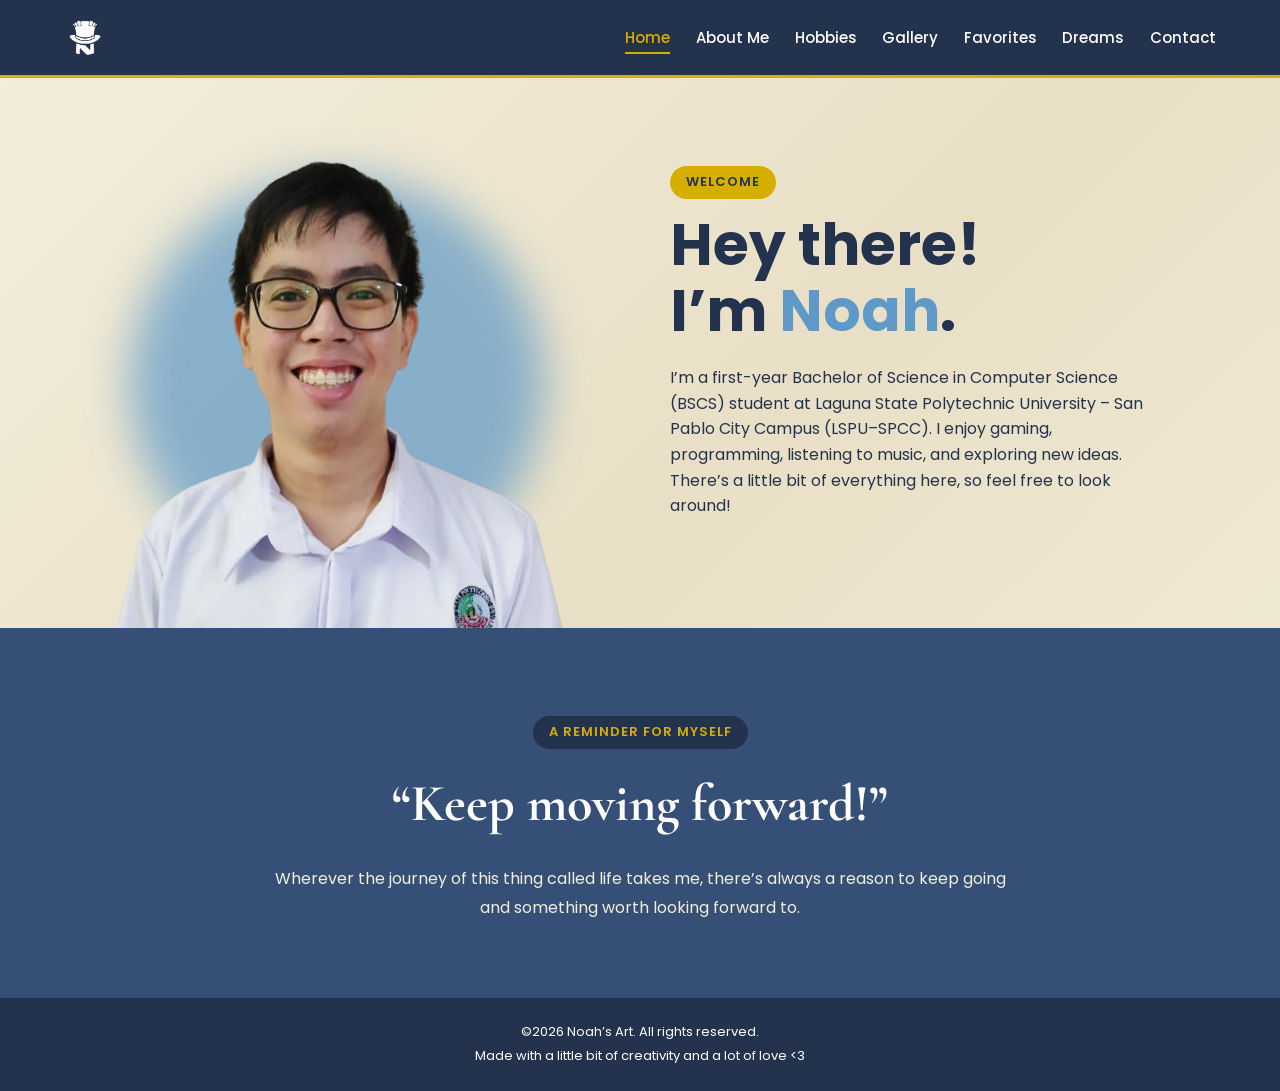
<file: index.html>
<!doctype html>
<html lang="en">
  <head>
    <meta charset="UTF-8" />
    <meta name="viewport" content="width=device-width, initial-scale=1.0" />

    <title>Home | Noah’s Art</title>

    <link rel="preconnect" href="https://fonts.googleapis.com" />
    <link rel="preconnect" href="https://fonts.gstatic.com" crossorigin />
    <link
      href="https://fonts.googleapis.com/css2?family=Poppins:wght@400;700&display=swap"
      rel="stylesheet"
    />
    <link
      href="https://fonts.googleapis.com/css2?family=Cormorant+Garamond:ital@1&display=swap"
      rel="stylesheet"
    />
    <link rel="stylesheet" href="css/style.css" />
  </head>

  <body>
    <header class="site-header">
      <nav class="navbar">
        <a href="index.html" class="logo">
          <img src="images/logo.png" />
        </a>

        <ul class="nav-links">
          <li><a href="index.html" class="active">Home</a></li>
          <li><a href="about.html">About Me</a></li>
          <li><a href="hobbies.html">Hobbies</a></li>
          <li><a href="gallery.html">Gallery</a></li>
          <li><a href="favorites.html">Favorites</a></li>
          <li><a href="dreams.html">Dreams</a></li>
          <li><a href="contact.html">Contact</a></li>
        </ul>
      </nav>
    </header>

    <main>
      <section class="hero">
        <div class="hero-content">
          <p class="section-label hero-label">WELCOME</p>

          <h1>
            Hey there!<br />
            I’m <span class="highlight">Noah</span>.
          </h1>

          <p class="hero-description">
            I’m a first-year Bachelor of Science in Computer Science (BSCS)
            student at Laguna State Polytechnic University – San Pablo City
            Campus (LSPU–SPCC). I enjoy gaming, programming, listening to music,
            and exploring new ideas. There’s a little bit of everything here, so
            feel free to look around!
          </p>
        </div>

        <div class="hero-portrait">
          <div class="portrait-frame">
            <a href="about.html" class="portrait-link">
              <img src="images/profile.png" />
            </a>
          </div>
        </div>
      </section>

      <section class="motto">
        <div class="motto-content">
          <p class="section-label content-label">A REMINDER FOR MYSELF</p>

          <h2>“Keep moving forward!”</h2>

          <p>
            Wherever the journey of this thing called life takes me, there’s
            always a reason to keep going and something worth looking forward
            to.
          </p>
        </div>
      </section>
    </main>

    <footer class="site-footer">
      <p>&copy;2026 Noah’s Art. All rights reserved.</p>

      <p>Made with a little bit of creativity and a lot of love &lt;3</p>
    </footer>
  </body>
</html>
</file>
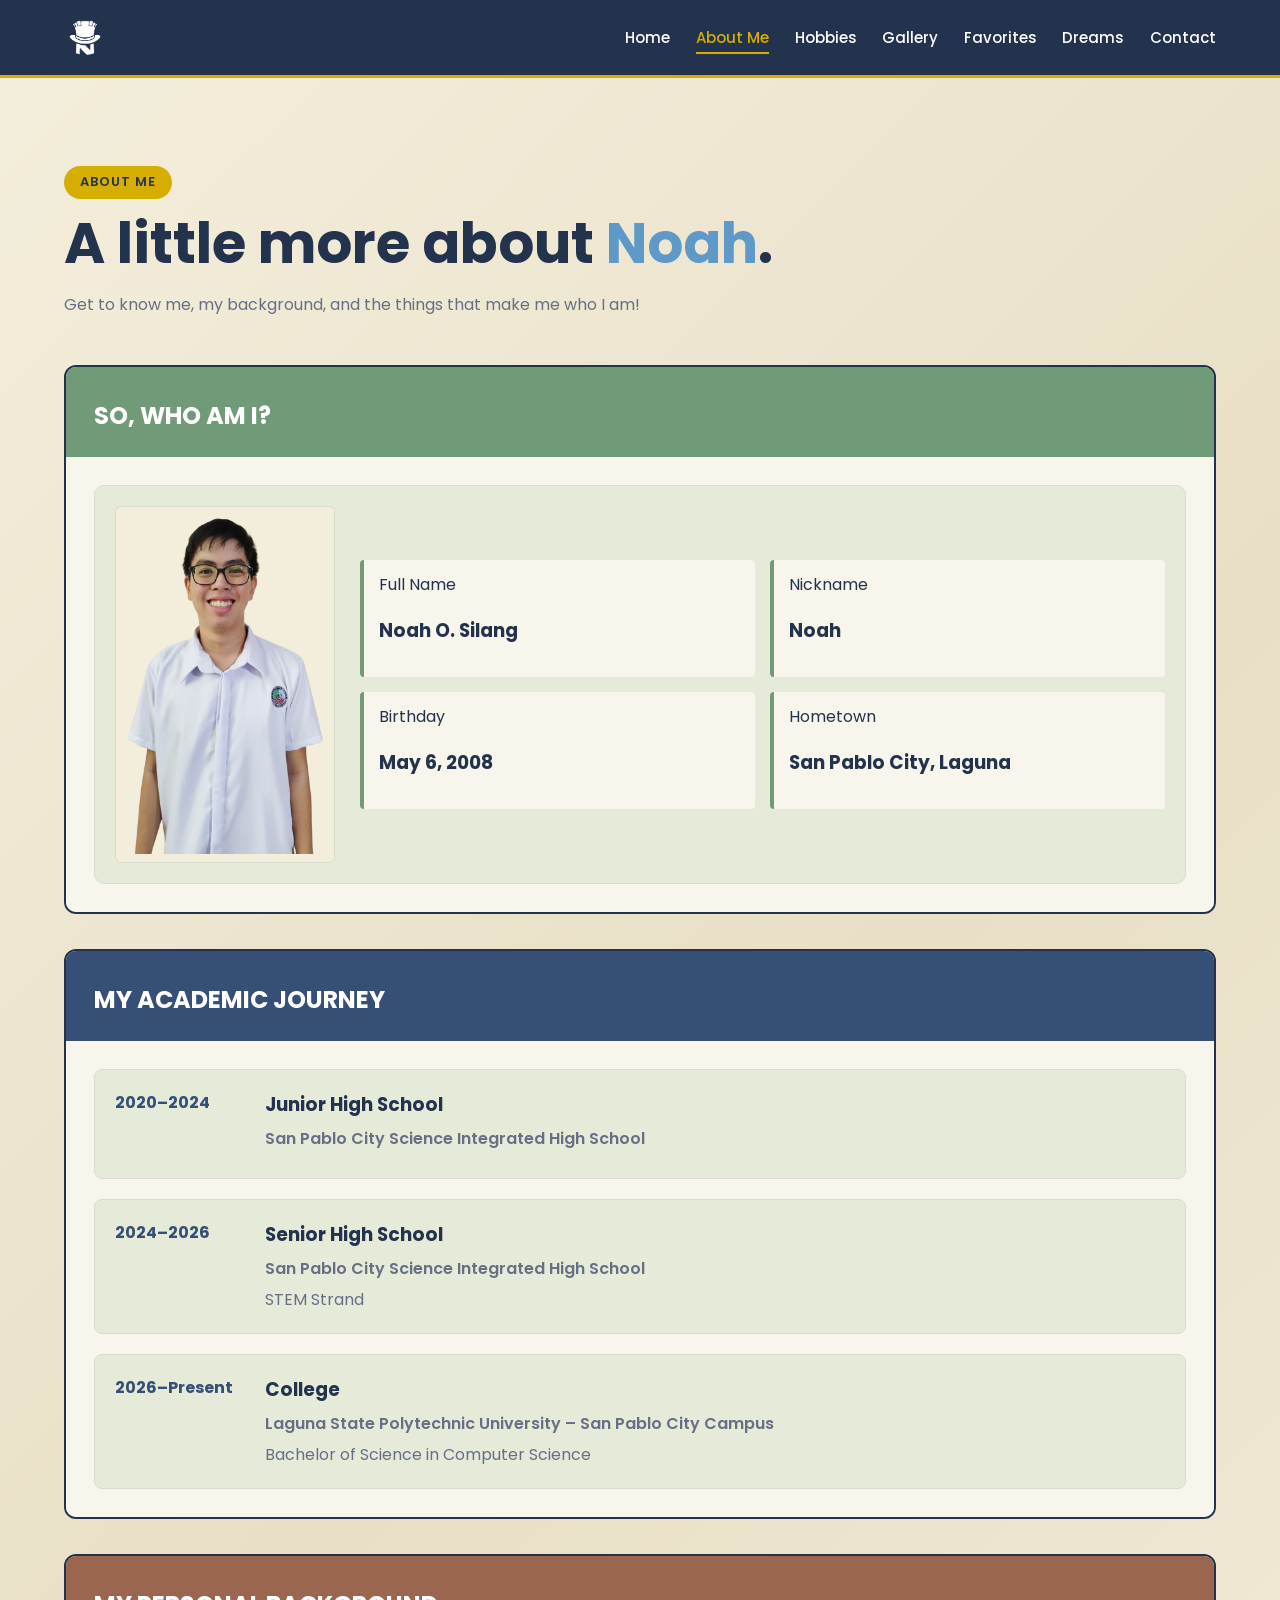
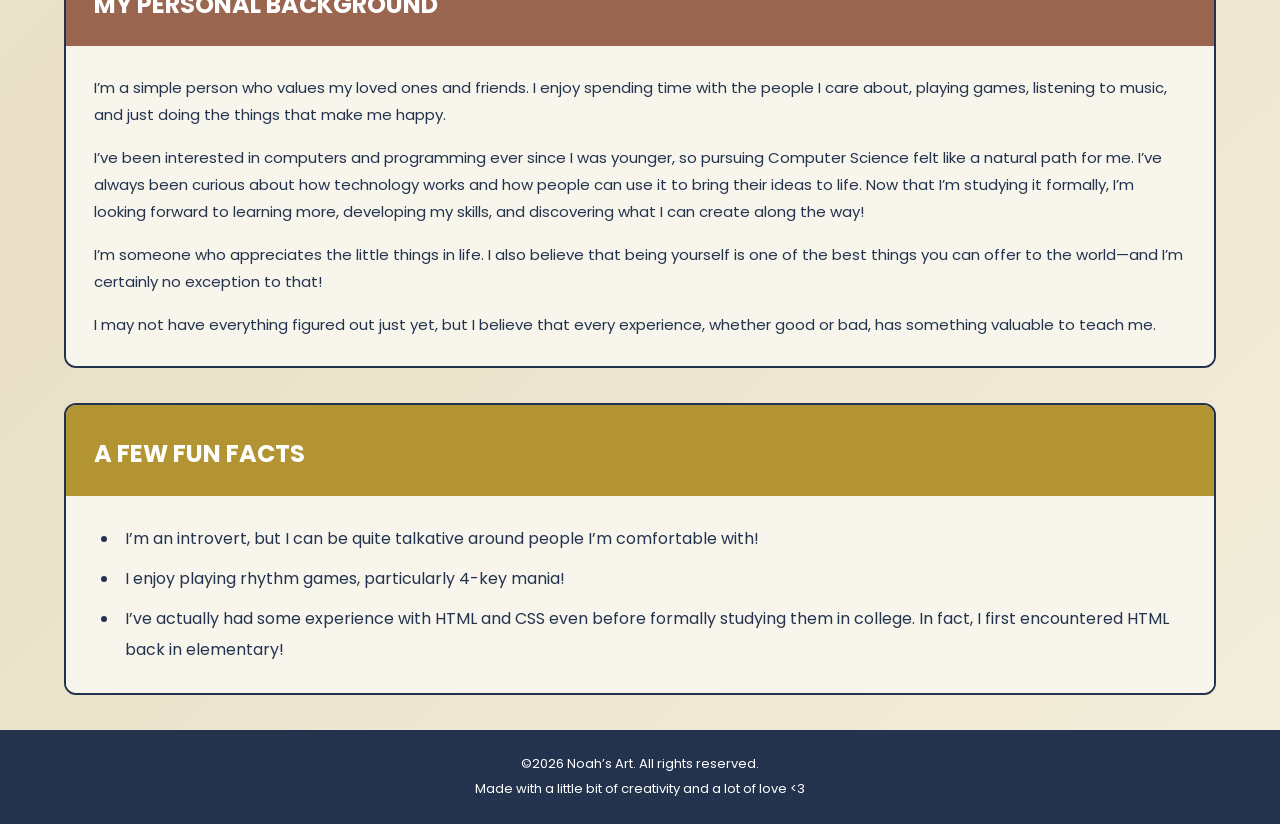
<file: about.html>
<!doctype html>
<html lang="en">
  <head>
    <meta charset="UTF-8" />
    <meta name="viewport" content="width=device-width, initial-scale=1.0" />

    <title>About Me | Noah’s Art</title>

    <link rel="preconnect" href="https://fonts.googleapis.com" />
    <link rel="preconnect" href="https://fonts.gstatic.com" crossorigin />
    <link
      href="https://fonts.googleapis.com/css2?family=Poppins:wght@400;700&display=swap"
      rel="stylesheet"
    />
    <link rel="stylesheet" href="css/style.css" />
  </head>

  <body>
    <header class="site-header">
      <nav class="navbar">
        <a href="index.html" class="logo">
          <img src="images/logo.png" />
        </a>

        <ul class="nav-links">
          <li><a href="index.html">Home</a></li>
          <li><a href="about.html" class="active">About Me</a></li>
          <li><a href="hobbies.html">Hobbies</a></li>
          <li><a href="gallery.html">Gallery</a></li>
          <li><a href="favorites.html">Favorites</a></li>
          <li><a href="dreams.html">Dreams</a></li>
          <li><a href="contact.html">Contact</a></li>
        </ul>
      </nav>
    </header>

    <main>
      <section class="page-hero">
        <div class="page-hero-content">
          <p class="section-label hero-label">ABOUT ME</p>
          <h1>A little more about <span class="highlight">Noah</span>.</h1>
          <p>
            Get to know me, my background, and the things that make me who I am!
          </p>
        </div>
      </section>

      <section class="content-window">
        <div class="window-header window-green">
          <div class="window-title">
            <h2>So, Who Am I?</h2>
          </div>
        </div>

        <div class="window-body">
          <div class="who-am-i-layout">
            <div class="who-am-i-photo">
              <img src="images/profile.png" alt="A photo of me" />
            </div>

            <div class="who-am-i-details">
              <div class="window-detail">
                <span class="detail-label">Full Name</span>
                <h3>Noah O. Silang</h3>
              </div>

              <div class="window-detail">
                <span class="detail-label">Nickname</span>
                <h3>Noah</h3>
              </div>

              <div class="window-detail">
                <span class="detail-label">Birthday</span>
                <h3>May 6, 2008</h3>
              </div>

              <div class="window-detail">
                <span class="detail-label">Hometown</span>
                <h3>San Pablo City, Laguna</h3>
              </div>
            </div>
          </div>
        </div>
      </section>

      <section class="content-window">
        <div class="window-header window-blue">
          <div class="window-title">
            <h2>My Academic Journey</h2>
          </div>
        </div>

        <div class="window-body">
          <div class="education-timeline">
            <article class="education-item">
              <div class="education-year">2020–2024</div>
              <div class="education-info">
                <h3>Junior High School</h3>
                <h4>San Pablo City Science Integrated High School</h4>
              </div>
            </article>

            <article class="education-item">
              <div class="education-year">2024–2026</div>
              <div class="education-info">
                <h3>Senior High School</h3>
                <h4>San Pablo City Science Integrated High School</h4>
                <p>STEM Strand</p>
              </div>
            </article>

            <article class="education-item">
              <div class="education-year">2026–Present</div>
              <div class="education-info">
                <h3>College</h3>
                <h4>
                  Laguna State Polytechnic University – San Pablo City Campus
                </h4>
                <p>Bachelor of Science in Computer Science</p>
              </div>
            </article>
          </div>
        </div>
      </section>

      <section class="content-window">
        <div class="window-header window-terracotta">
          <div class="window-title">
            <h2>My Personal Background</h2>
          </div>
        </div>

        <div class="window-body">
          <div class="background-content">
            <p>
              I’m a simple person who values my loved ones and friends. I enjoy
              spending time with the people I care about, playing games,
              listening to music, and just doing the things that make me happy.
            </p>

            <p>
              I’ve been interested in computers and programming ever since I was
              younger, so pursuing Computer Science felt like a natural path for
              me. I’ve always been curious about how technology works and how
              people can use it to bring their ideas to life. Now that I’m
              studying it formally, I’m looking forward to learning more,
              developing my skills, and discovering what I can create along the
              way!
            </p>

            <p>
              I’m someone who appreciates the little things in life. I also
              believe that being yourself is one of the best things you can
              offer to the world—and I’m certainly no exception to that!
            </p>

            <p>
              I may not have everything figured out just yet, but I believe that
              every experience, whether good or bad, has something valuable to
              teach me.
            </p>
          </div>
        </div>
      </section>

      <section class="content-window">
        <div class="window-header window-gold">
          <div class="window-title">
            <h2>A Few Fun Facts</h2>
          </div>
        </div>

        <div class="window-body">
          <ul class="facts-list">
            <li>
              I’m an introvert, but I can be quite talkative around people I’m
              comfortable with!
            </li>
            <li>I enjoy playing rhythm games, particularly 4-key mania!</li>
            <li>
              I’ve actually had some experience with HTML and CSS even before
              formally studying them in college. In fact, I first encountered
              HTML back in elementary!
            </li>
          </ul>
        </div>
      </section>
    </main>

    <footer class="site-footer">
      <p>&copy;2026 Noah’s Art. All rights reserved.</p>

      <p>Made with a little bit of creativity and a lot of love &lt;3</p>
    </footer>
  </body>
</html>
</file>
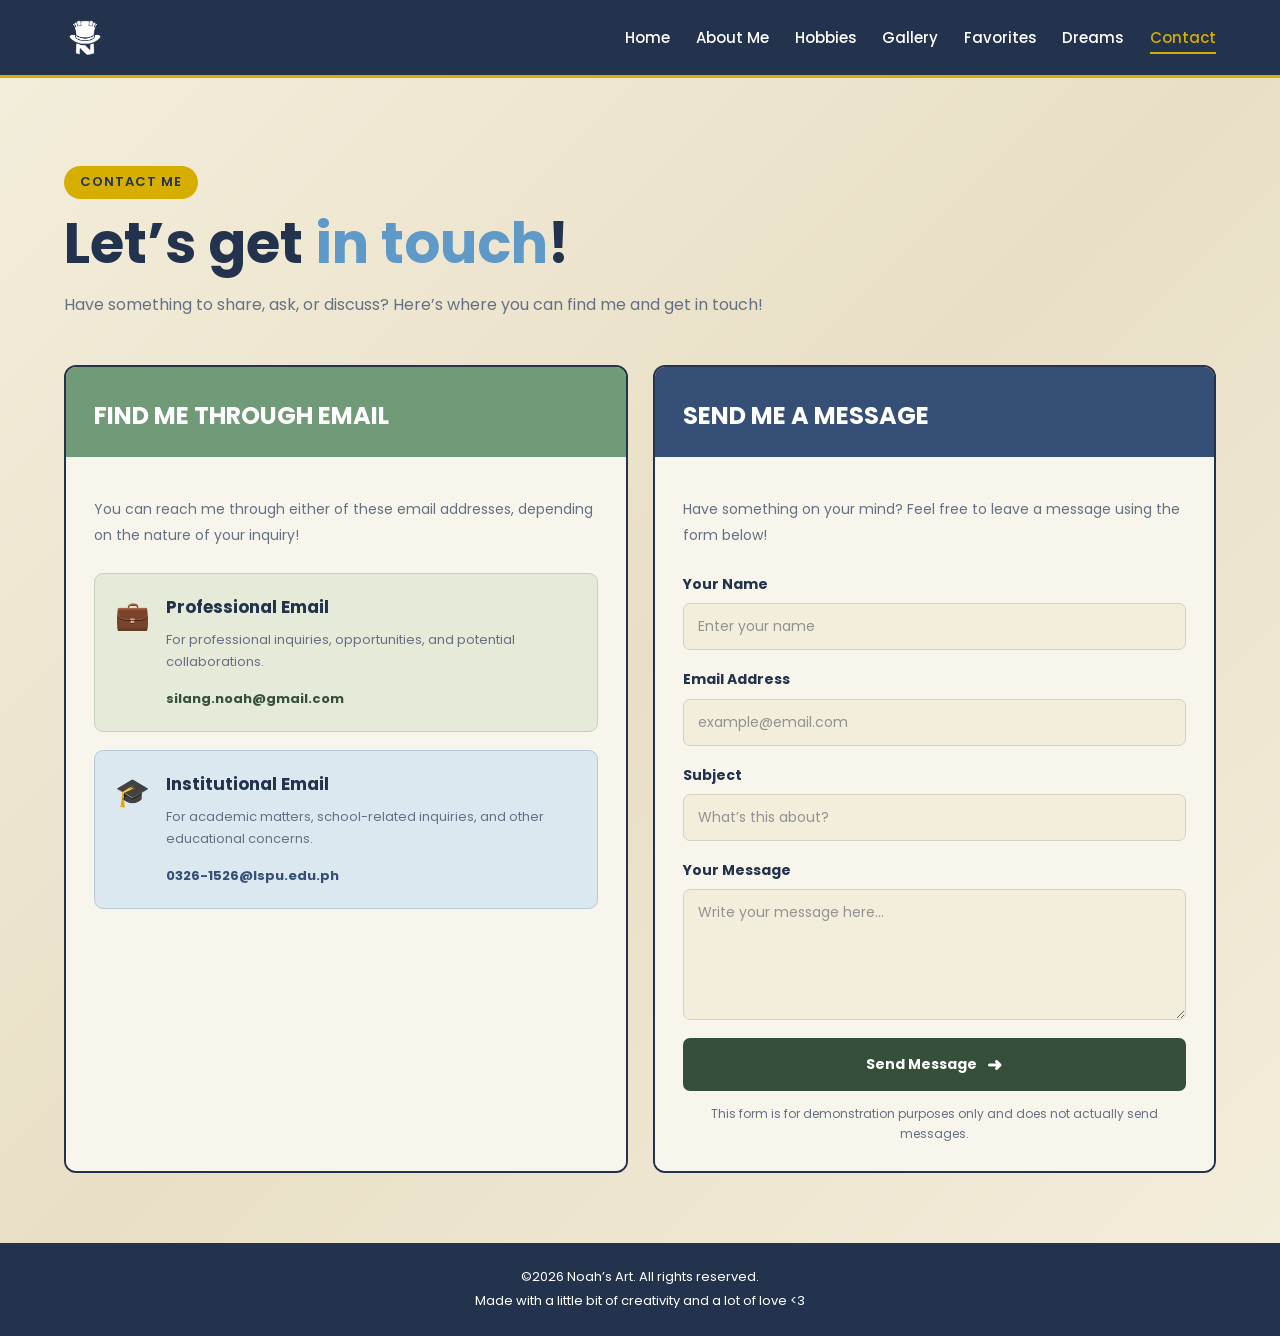
<file: contact.html>
<!doctype html>
<html lang="en">
  <head>
    <meta charset="UTF-8" />
    <meta name="viewport" content="width=device-width, initial-scale=1.0" />

    <title>Contact Me | Noah’s Art</title>

    <link rel="preconnect" href="https://fonts.googleapis.com" />
    <link rel="preconnect" href="https://fonts.gstatic.com" crossorigin />
    <link
      href="https://fonts.googleapis.com/css2?family=Poppins:wght@400;700&display=swap"
      rel="stylesheet"
    />
    <link rel="stylesheet" href="css/style.css" />
  </head>

  <body>
    <header class="site-header">
      <nav class="navbar">
        <a href="index.html" class="logo">
          <img src="images/logo.png" />
        </a>

        <ul class="nav-links">
          <li><a href="index.html">Home</a></li>
          <li><a href="about.html">About Me</a></li>
          <li><a href="hobbies.html">Hobbies</a></li>
          <li><a href="gallery.html">Gallery</a></li>
          <li><a href="favorites.html">Favorites</a></li>
          <li><a href="dreams.html">Dreams</a></li>
          <li><a href="contact.html" class="active">Contact</a></li>
        </ul>
      </nav>
    </header>

    <main class="contact-page">
      <!-- PAGE INTRODUCTION -->
      <section class="page-hero">
        <div class="page-hero-content">
          <p class="section-label hero-label">CONTACT ME</p>

          <h1>Let’s get <span class="highlight">in touch</span>!</h1>

          <p>
            Have something to share, ask, or discuss? Here’s where you can find
            me and get in touch!
          </p>
        </div>
      </section>

      <!-- CONTACT WINDOWS -->
      <section class="contact-container">
        <!-- CONTACT INFORMATION -->
        <section class="content-window contact-info-window">
          <div class="window-header window-green">
            <div class="window-title">
              <h2>Find Me Through Email</h2>
            </div>
          </div>

          <div class="window-body">
            <p class="contact-description">
              You can reach me through either of these email addresses,
              depending on the nature of your inquiry!
            </p>

            <!-- PROFESSIONAL EMAIL -->
            <article class="email-card professional-email">
              <div class="email-icon">
                <span>💼</span>
              </div>

              <div class="email-details">
                <h3>Professional Email</h3>

                <p>
                  For professional inquiries, opportunities, and potential
                  collaborations.
                </p>

                <a href="mailto:silang.noah@gmail.com">
                  silang.noah@gmail.com
                </a>
              </div>
            </article>

            <!-- INSTITUTIONAL EMAIL -->
            <article class="email-card institutional-email">
              <div class="email-icon">
                <span>🎓</span>
              </div>

              <div class="email-details">
                <h3>Institutional Email</h3>

                <p>
                  For academic matters, school-related inquiries, and other
                  educational concerns.
                </p>

                <a href="mailto:0326-1526@lspu.edu.ph">
                  0326-1526@lspu.edu.ph
                </a>
              </div>
            </article>
          </div>
        </section>

        <!-- CONTACT FORM -->
        <section class="content-window contact-form-window">
          <div class="window-header window-blue">
            <div class="window-title">
              <h2>Send Me a Message</h2>
            </div>
          </div>

          <div class="window-body">
            <p class="contact-description">
              Have something on your mind? Feel free to leave a message using
              the form below!
            </p>

            <form class="contact-form">
              <!-- NAME -->
              <div class="form-group">
                <label for="contact-name">Your Name</label>

                <input
                  type="text"
                  id="contact-name"
                  name="name"
                  placeholder="Enter your name"
                />
              </div>

              <!-- EMAIL -->
              <div class="form-group">
                <label for="contact-email">Email Address</label>

                <input
                  type="email"
                  id="contact-email"
                  name="email"
                  placeholder="example@email.com"
                />
              </div>

              <!-- SUBJECT -->
              <div class="form-group">
                <label for="contact-subject">Subject</label>

                <input
                  type="text"
                  id="contact-subject"
                  name="subject"
                  placeholder="What’s this about?"
                />
              </div>

              <!-- MESSAGE -->
              <div class="form-group">
                <label for="contact-message">Your Message</label>

                <textarea
                  id="contact-message"
                  name="message"
                  rows="5"
                  placeholder="Write your message here..."
                ></textarea>
              </div>

              <!-- SUBMIT BUTTON -->
              <button type="button" class="contact-submit">
                Send Message <span>➜</span>
              </button>

              <p class="form-note">
                This form is for demonstration purposes only and does not
                actually send messages.
              </p>
            </form>
          </div>
        </section>
      </section>
    </main>

    <footer class="site-footer">
      <p>&copy;2026 Noah’s Art. All rights reserved.</p>

      <p>Made with a little bit of creativity and a lot of love &lt;3</p>
    </footer>
  </body>
</html>
</file>
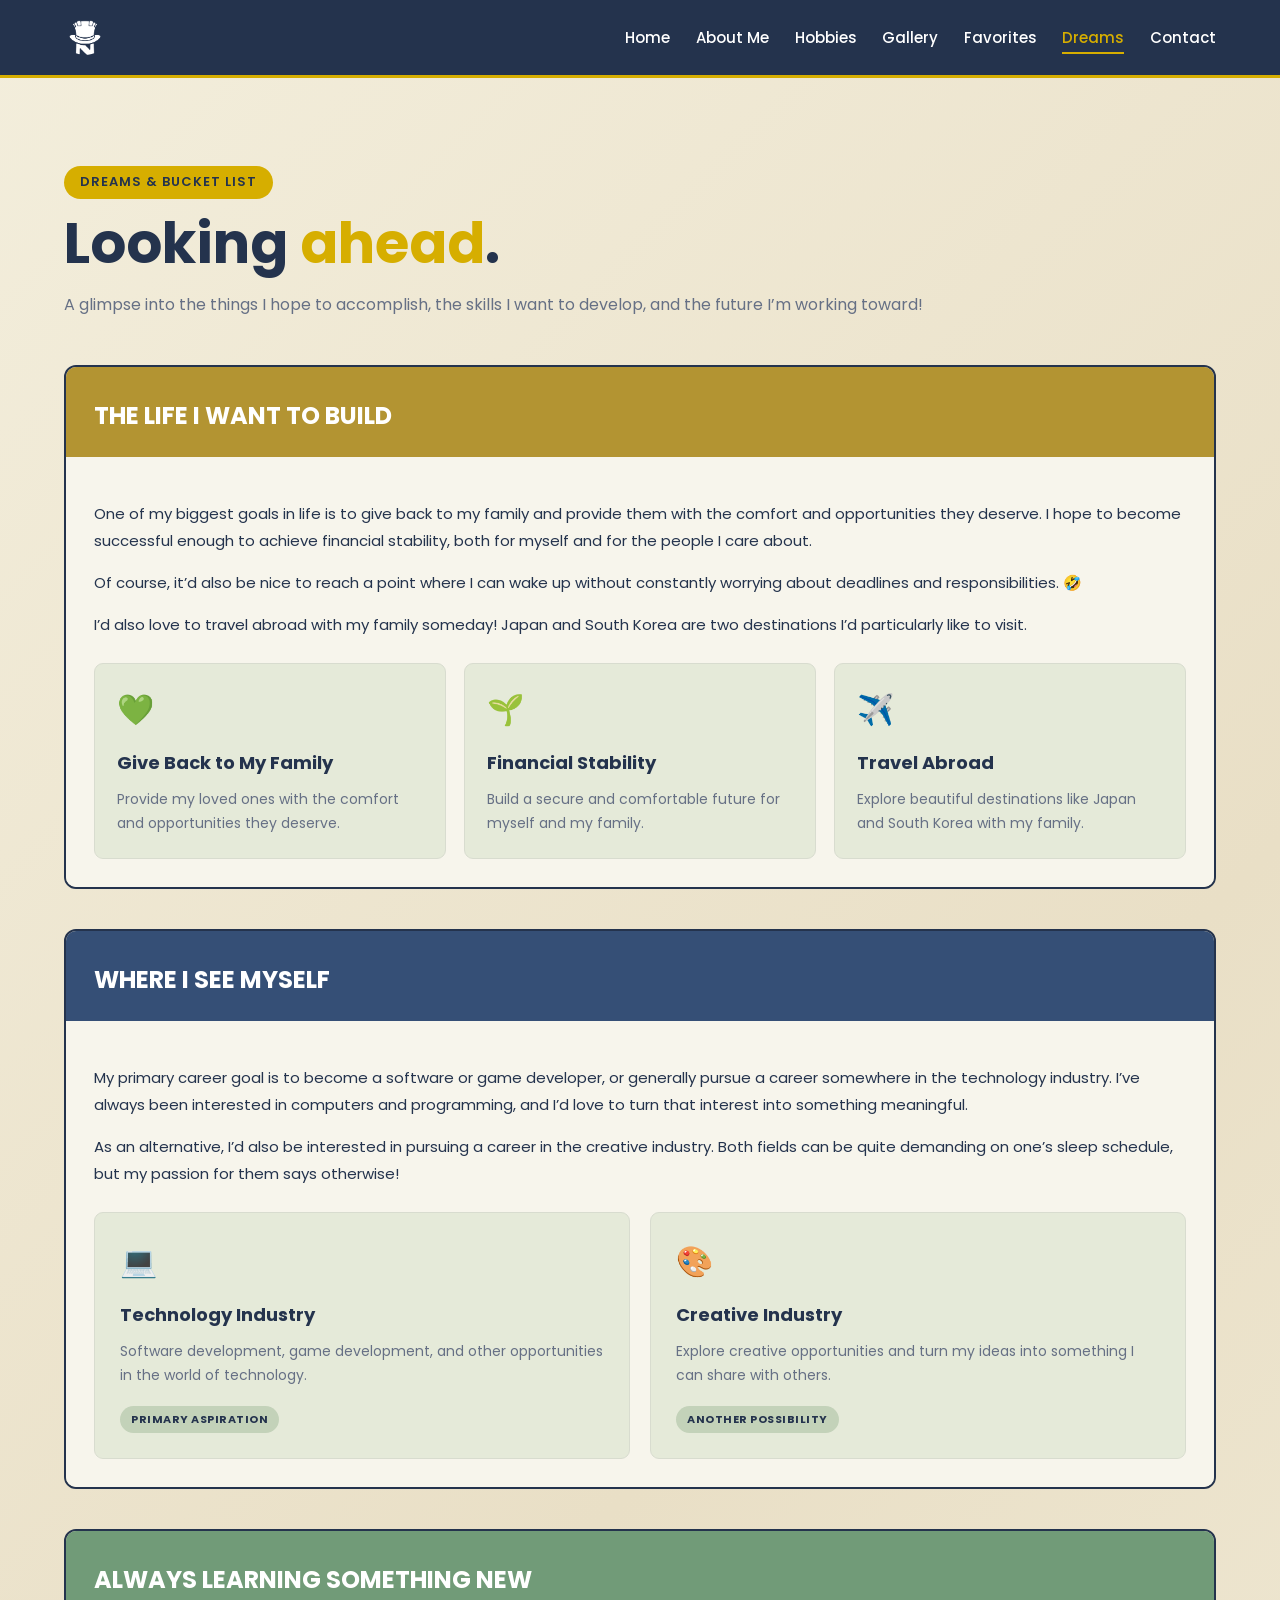
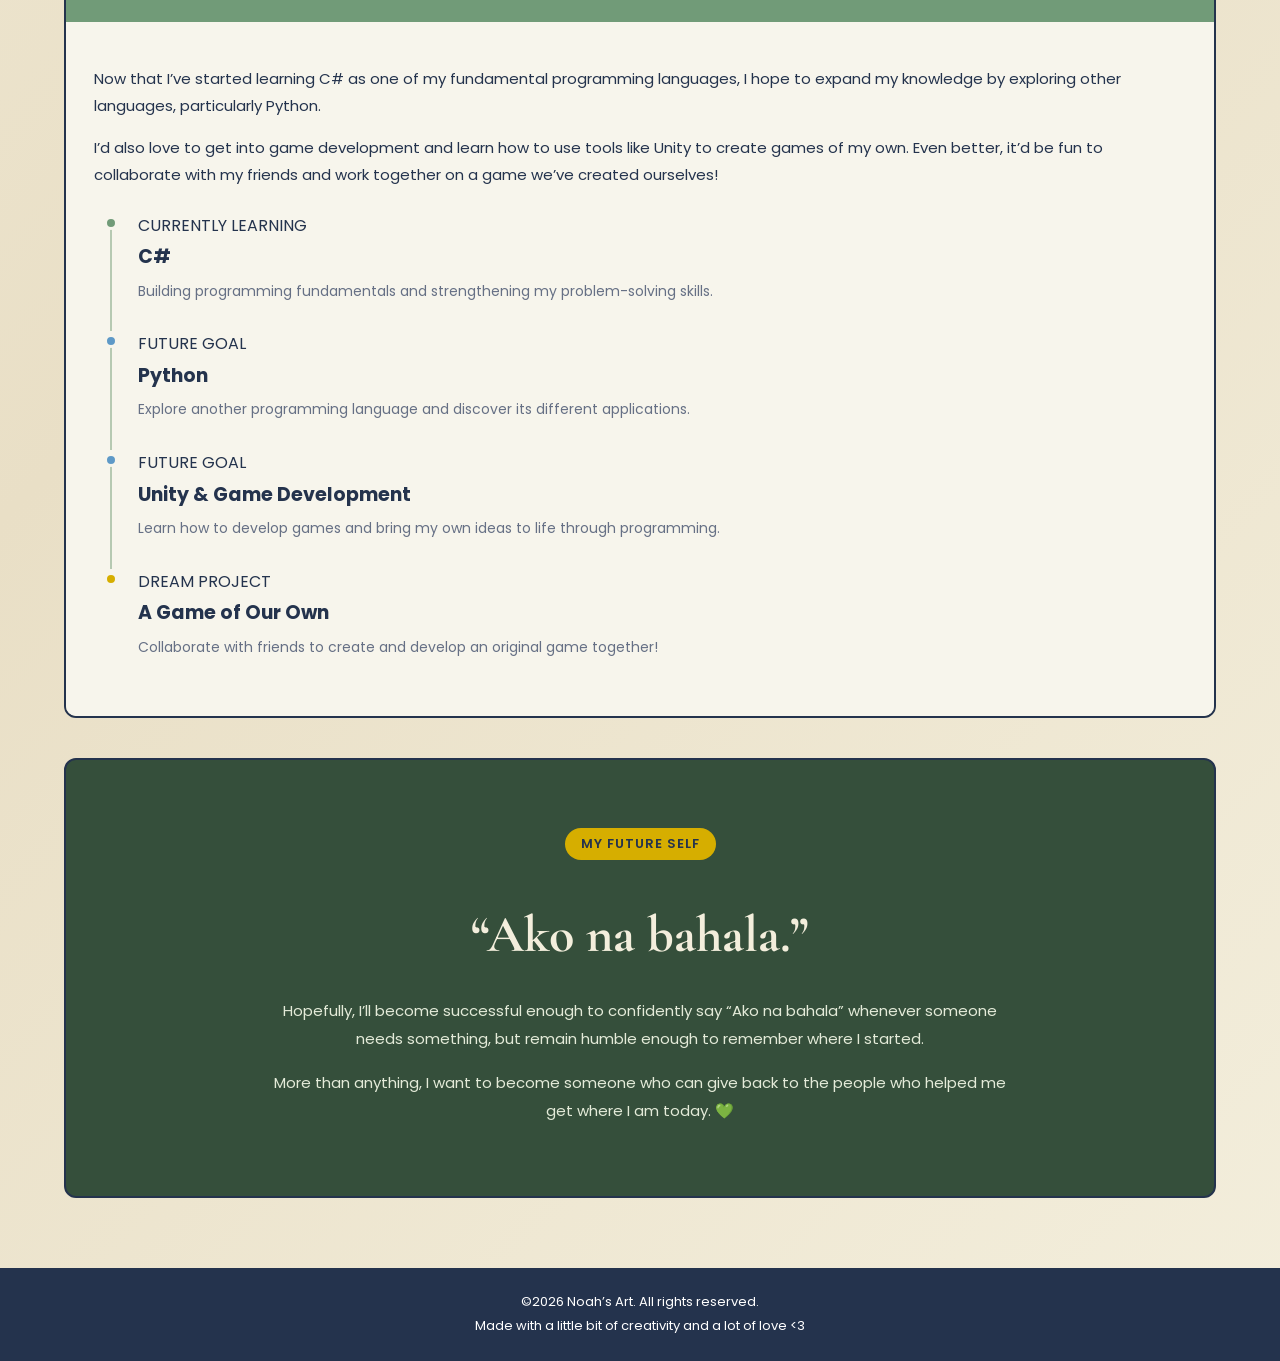
<file: dreams.html>
<!doctype html>
<html lang="en">
  <head>
    <meta charset="UTF-8" />
    <meta name="viewport" content="width=device-width, initial-scale=1.0" />

    <title>Dreams | Noah’s Art</title>

    <link rel="preconnect" href="https://fonts.googleapis.com" />
    <link rel="preconnect" href="https://fonts.gstatic.com" crossorigin />
    <link
      href="https://fonts.googleapis.com/css2?family=Poppins:wght@400;700&display=swap"
      rel="stylesheet"
    />
    <link
      href="https://fonts.googleapis.com/css2?family=Cormorant+Garamond:ital@1&display=swap"
      rel="stylesheet"
    />
    <link rel="stylesheet" href="css/style.css" />
  </head>

  <body>
    <header class="site-header">
      <nav class="navbar">
        <a href="index.html" class="logo">
          <img src="images/logo.png" />
        </a>

        <ul class="nav-links">
          <li><a href="index.html">Home</a></li>
          <li><a href="about.html">About Me</a></li>
          <li><a href="hobbies.html">Hobbies</a></li>
          <li><a href="gallery.html">Gallery</a></li>
          <li><a href="favorites.html">Favorites</a></li>
          <li><a href="dreams.html" class="active">Dreams</a></li>
          <li><a href="contact.html">Contact</a></li>
        </ul>
      </nav>
    </header>

    <main class="dreams-page">
      <!-- PAGE INTRODUCTION -->
      <section class="page-hero">
        <div class="page-hero-content">
          <p class="section-label hero-label">DREAMS & BUCKET LIST</p>
          <h1>Looking <span class="highlight">ahead</span>.</h1>
          <p>
            A glimpse into the things I hope to accomplish, the skills I want to
            develop, and the future I’m working toward!
          </p>
        </div>
      </section>

      <!-- PERSONAL GOALS -->
      <section class="content-window">
        <div class="window-header window-gold">
          <div class="window-title">
            <h2>The Life I Want to Build</h2>
          </div>
        </div>

        <div class="window-body">
          <div class="dreams-intro">
            <p>
              One of my biggest goals in life is to give back to my family and
              provide them with the comfort and opportunities they deserve. I
              hope to become successful enough to achieve financial stability,
              both for myself and for the people I care about.
            </p>

            <p>
              Of course, it’d also be nice to reach a point where I can wake up
              without constantly worrying about deadlines and responsibilities.
              🤣
            </p>

            <p>
              I’d also love to travel abroad with my family someday! Japan and
              South Korea are two destinations I’d particularly like to visit.
            </p>
          </div>

          <div class="personal-goals-grid">
            <article class="goal-card">
              <div class="goal-icon">
                <span>💚</span>
              </div>
              <h3>Give Back to My Family</h3>
              <p>
                Provide my loved ones with the comfort and opportunities they
                deserve.
              </p>
            </article>

            <article class="goal-card">
              <div class="goal-icon">
                <span>🌱</span>
              </div>
              <h3>Financial Stability</h3>
              <p>
                Build a secure and comfortable future for myself and my family.
              </p>
            </article>

            <article class="goal-card">
              <div class="goal-icon">
                <span>✈️</span>
              </div>
              <h3>Travel Abroad</h3>
              <p>
                Explore beautiful destinations like Japan and South Korea with
                my family.
              </p>
            </article>
          </div>
        </div>
      </section>

      <!-- CAREER ASPIRATIONS -->
      <section class="content-window">
        <div class="window-header window-blue">
          <div class="window-title">
            <h2>Where I See Myself</h2>
          </div>
        </div>

        <div class="window-body">
          <div class="dreams-intro">
            <p>
              My primary career goal is to become a software or game developer,
              or generally pursue a career somewhere in the technology industry.
              I’ve always been interested in computers and programming, and I’d
              love to turn that interest into something meaningful.
            </p>

            <p>
              As an alternative, I’d also be interested in pursuing a career in
              the creative industry. Both fields can be quite demanding on one’s
              sleep schedule, but my passion for them says otherwise!
            </p>
          </div>

          <div class="career-grid">
            <article class="career-card">
              <div class="career-icon">
                <span>💻</span>
              </div>
              <h3>Technology Industry</h3>
              <p>
                Software development, game development, and other opportunities
                in the world of technology.
              </p>
              <span class="career-tag">PRIMARY ASPIRATION</span>
            </article>

            <article class="career-card">
              <div class="career-icon">
                <span>🎨</span>
              </div>
              <h3>Creative Industry</h3>
              <p>
                Explore creative opportunities and turn my ideas into something
                I can share with others.
              </p>
              <span class="career-tag">ANOTHER POSSIBILITY</span>
            </article>
          </div>
        </div>
      </section>

      <!-- SKILLS AND LEARNING -->
      <section class="content-window">
        <div class="window-header window-green">
          <div class="window-title">
            <h2>Always Learning Something New</h2>
          </div>
        </div>

        <div class="window-body">
          <div class="dreams-intro">
            <p>
              Now that I’ve started learning C# as one of my fundamental
              programming languages, I hope to expand my knowledge by exploring
              other languages, particularly Python.
            </p>

            <p>
              I’d also love to get into game development and learn how to use
              tools like Unity to create games of my own. Even better, it’d be
              fun to collaborate with my friends and work together on a game
              we’ve created ourselves!
            </p>
          </div>

          <div class="learning-roadmap">
            <article class="learning-item">
              <div class="learning-marker current-marker"></div>

              <div class="learning-info">
                <span class="detail-label">CURRENTLY LEARNING</span>
                <h3>C#</h3>
                <p>
                  Building programming fundamentals and strengthening my
                  problem-solving skills.
                </p>
              </div>
            </article>

            <article class="learning-item">
              <div class="learning-marker future-marker"></div>

              <div class="learning-info">
                <span class="detail-label">FUTURE GOAL</span>
                <h3>Python</h3>
                <p>
                  Explore another programming language and discover its
                  different applications.
                </p>
              </div>
            </article>

            <article class="learning-item">
              <div class="learning-marker future-marker"></div>

              <div class="learning-info">
                <span class="detail-label">FUTURE GOAL</span>
                <h3>Unity & Game Development</h3>
                <p>
                  Learn how to develop games and bring my own ideas to life
                  through programming.
                </p>
              </div>
            </article>

            <article class="learning-item">
              <div class="learning-marker dream-marker"></div>

              <div class="learning-info">
                <span class="detail-label">DREAM PROJECT</span>
                <h3>A Game of Our Own</h3>
                <p>
                  Collaborate with friends to create and develop an original
                  game together!
                </p>
              </div>
            </article>
          </div>
        </div>
      </section>

      <!-- FUTURE SELF -->
      <section class="future-self">
        <div class="future-self-content">
          <p class="section-label">MY FUTURE SELF</p>

          <h2>“Ako na bahala.”</h2>

          <p>
            Hopefully, I’ll become successful enough to confidently say “Ako na
            bahala” whenever someone needs something, but remain humble enough
            to remember where I started.
          </p>

          <p>
            More than anything, I want to become someone who can give back to
            the people who helped me get where I am today. 💚
          </p>
        </div>
      </section>
    </main>

    <footer class="site-footer">
      <p>&copy;2026 Noah’s Art. All rights reserved.</p>

      <p>Made with a little bit of creativity and a lot of love &lt;3</p>
    </footer>
  </body>
</html>
</file>
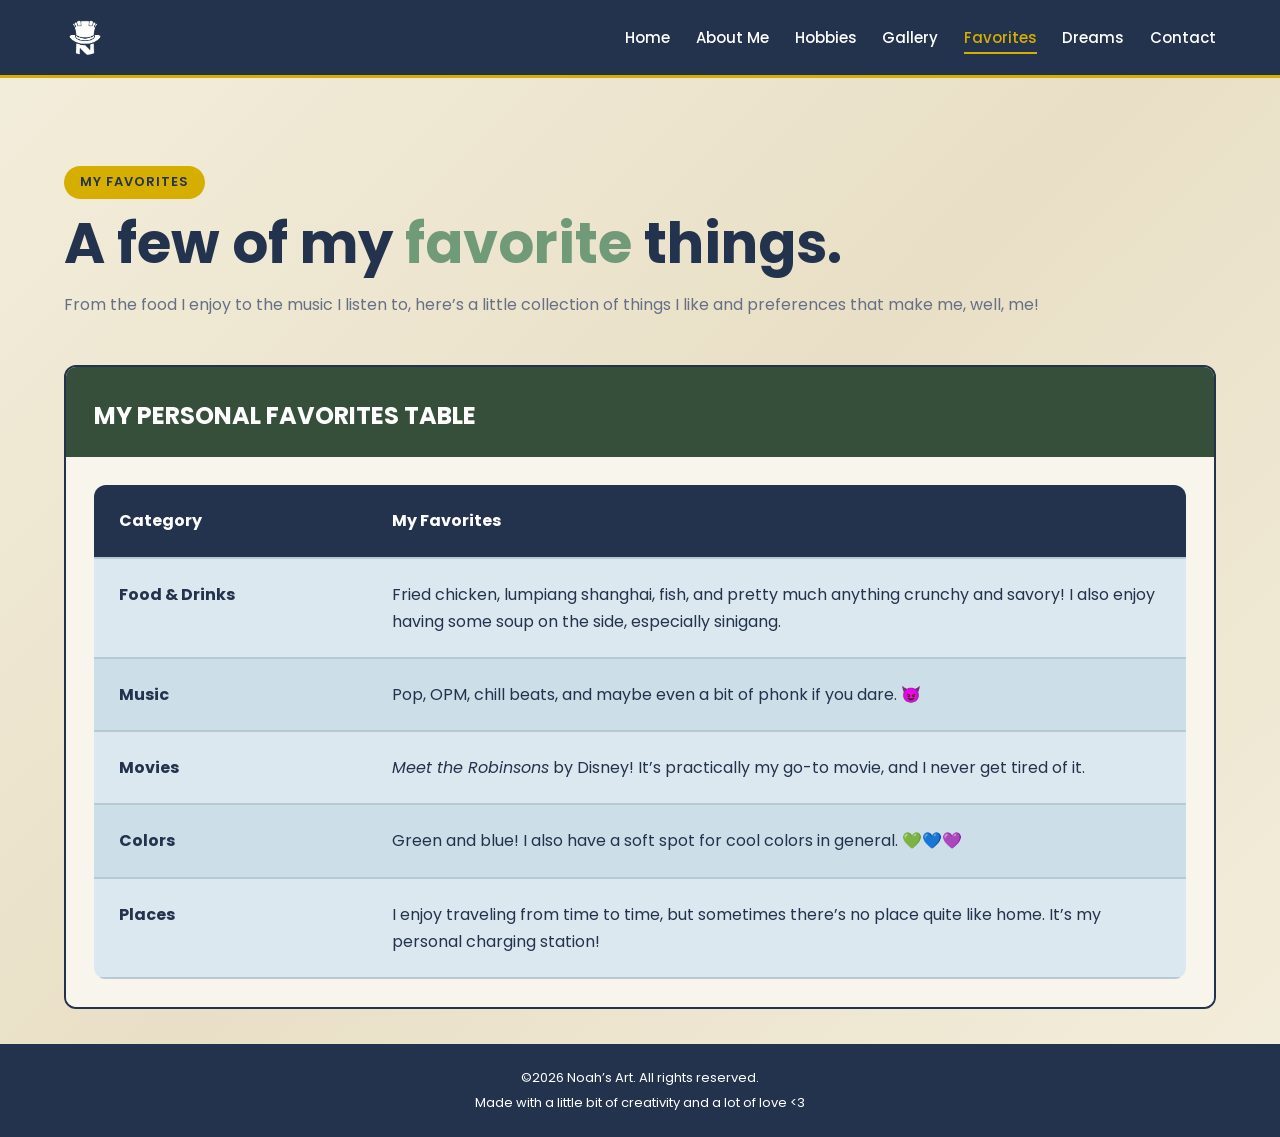
<file: favorites.html>
<!doctype html>
<html lang="en">
  <head>
    <meta charset="UTF-8" />
    <meta name="viewport" content="width=device-width, initial-scale=1.0" />

    <title>Favorites | Noah’s Art</title>

    <link rel="preconnect" href="https://fonts.googleapis.com" />
    <link rel="preconnect" href="https://fonts.gstatic.com" crossorigin />
    <link
      href="https://fonts.googleapis.com/css2?family=Poppins:wght@400;700&display=swap"
      rel="stylesheet"
    />
    <link rel="stylesheet" href="css/style.css" />
  </head>

  <body class="favorites-body">
    <header class="site-header">
      <nav class="navbar">
        <a href="index.html" class="logo">
          <img src="images/logo.png" />
        </a>

        <ul class="nav-links">
          <li><a href="index.html">Home</a></li>
          <li><a href="about.html">About Me</a></li>
          <li><a href="hobbies.html">Hobbies</a></li>
          <li><a href="gallery.html">Gallery</a></li>
          <li><a href="favorites.html" class="active">Favorites</a></li>
          <li><a href="dreams.html">Dreams</a></li>
          <li><a href="contact.html">Contact</a></li>
        </ul>
      </nav>
    </header>

    <main class="favorites-page">
      <section class="page-hero">
        <div class="page-hero-content">
          <p class="section-label hero-label">MY FAVORITES</p>
          <h1>A few of my <span class="highlight">favorite</span> things.</h1>
          <p>
            From the food I enjoy to the music I listen to, here’s a little
            collection of things I like and preferences that make me, well, me!
          </p>
        </div>
      </section>

      <section class="content-window favorites-window">
        <div class="window-header window-forest">
          <div class="window-title">
            <h2>My Personal Favorites Table</h2>
          </div>
        </div>

        <div class="window-body">
          <div class="favorites-table-wrapper">
            <table class="favorites-table">
              <thead>
                <tr>
                  <th scope="col">Category</th>
                  <th scope="col">My Favorites</th>
                </tr>
              </thead>

              <tbody>
                <tr>
                  <th scope="row">Food & Drinks</th>
                  <td>
                    Fried chicken, lumpiang shanghai, fish, and pretty much
                    anything crunchy and savory! I also enjoy having some soup
                    on the side, especially sinigang.
                  </td>
                </tr>

                <tr>
                  <th scope="row">Music</th>
                  <td>
                    Pop, OPM, chill beats, and maybe even a bit of phonk if you
                    dare. 😈
                  </td>
                </tr>

                <tr>
                  <th scope="row">Movies</th>
                  <td>
                    <em>Meet the Robinsons</em> by Disney! It’s practically my
                    go-to movie, and I never get tired of it.
                  </td>
                </tr>

                <tr>
                  <th scope="row">Colors</th>
                  <td>
                    Green and blue! I also have a soft spot for cool colors in
                    general. 💚💙💜
                  </td>
                </tr>

                <tr>
                  <th scope="row">Places</th>
                  <td>
                    I enjoy traveling from time to time, but sometimes there’s
                    no place quite like home. It’s my personal charging station!
                  </td>
                </tr>
              </tbody>
            </table>
          </div>
        </div>
      </section>
    </main>

    <footer class="site-footer">
      <p>&copy;2026 Noah’s Art. All rights reserved.</p>

      <p>Made with a little bit of creativity and a lot of love &lt;3</p>
    </footer>
  </body>
</html>
</file>
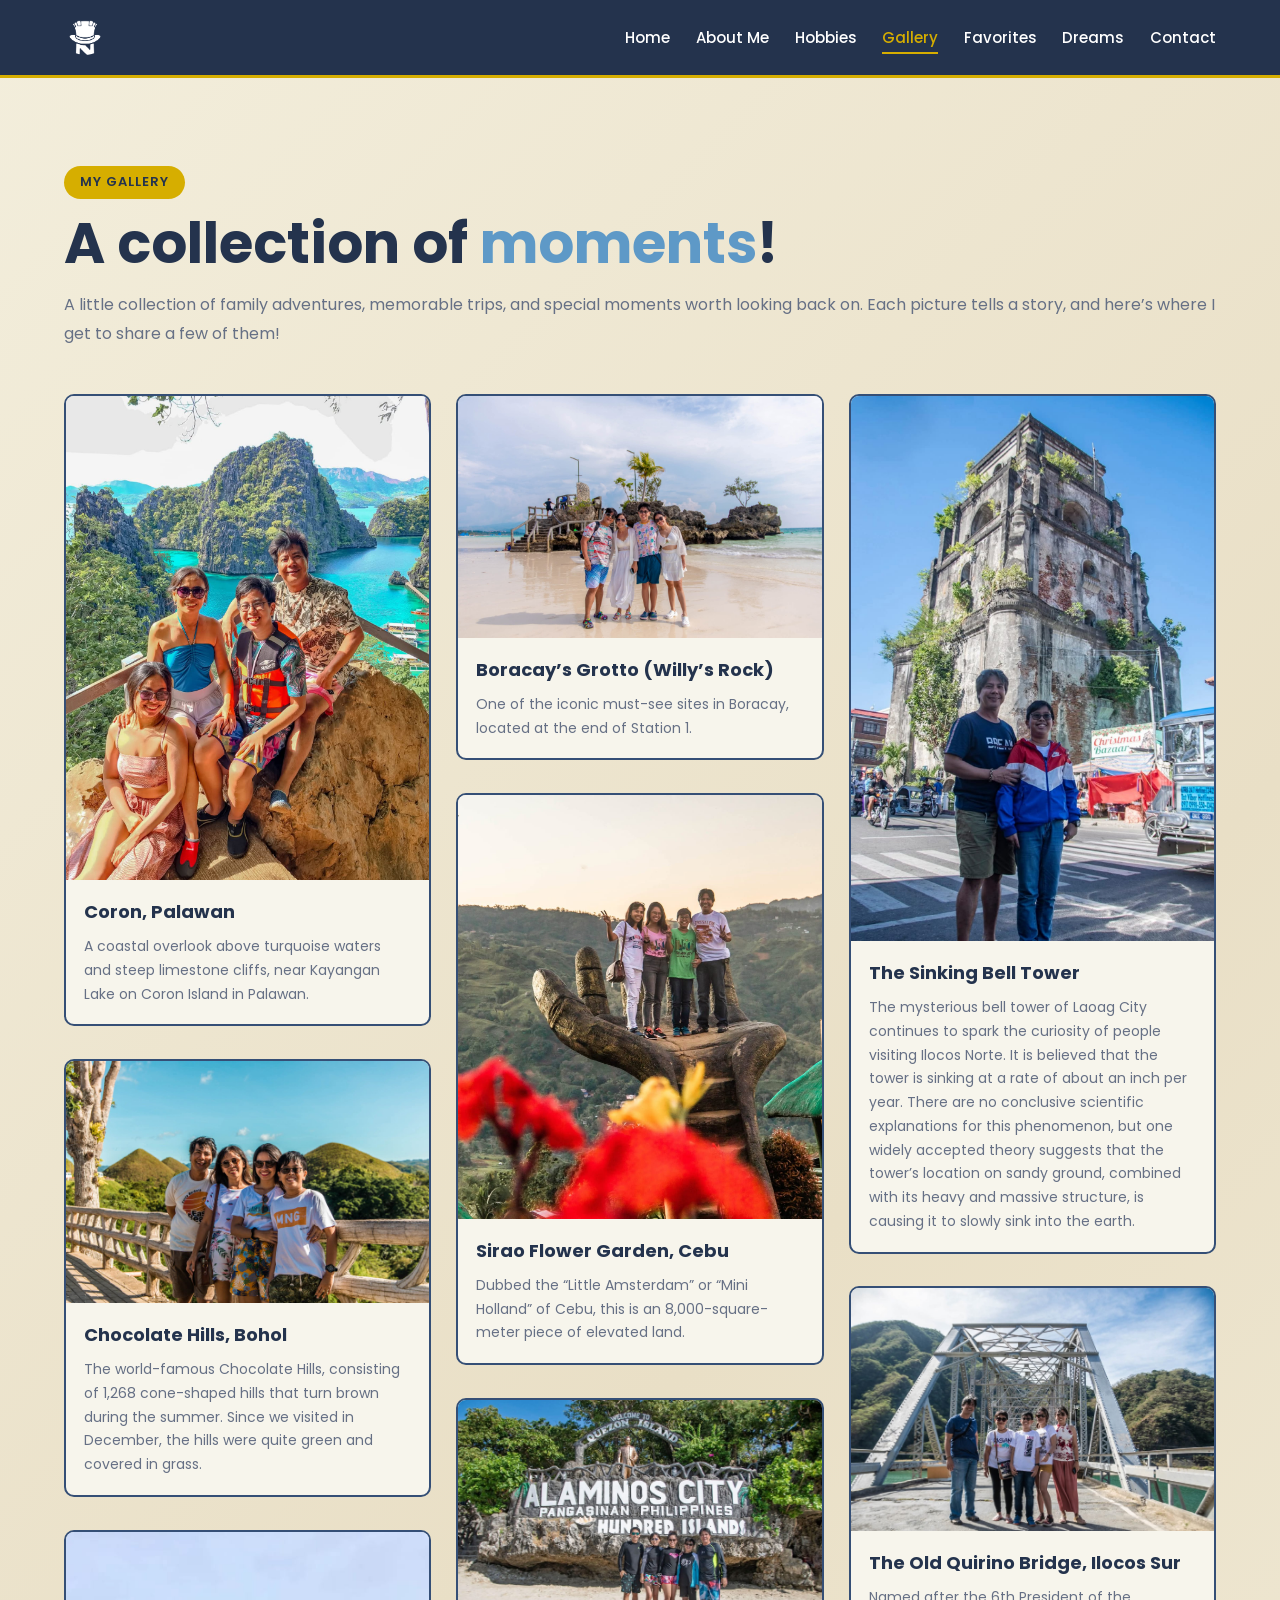
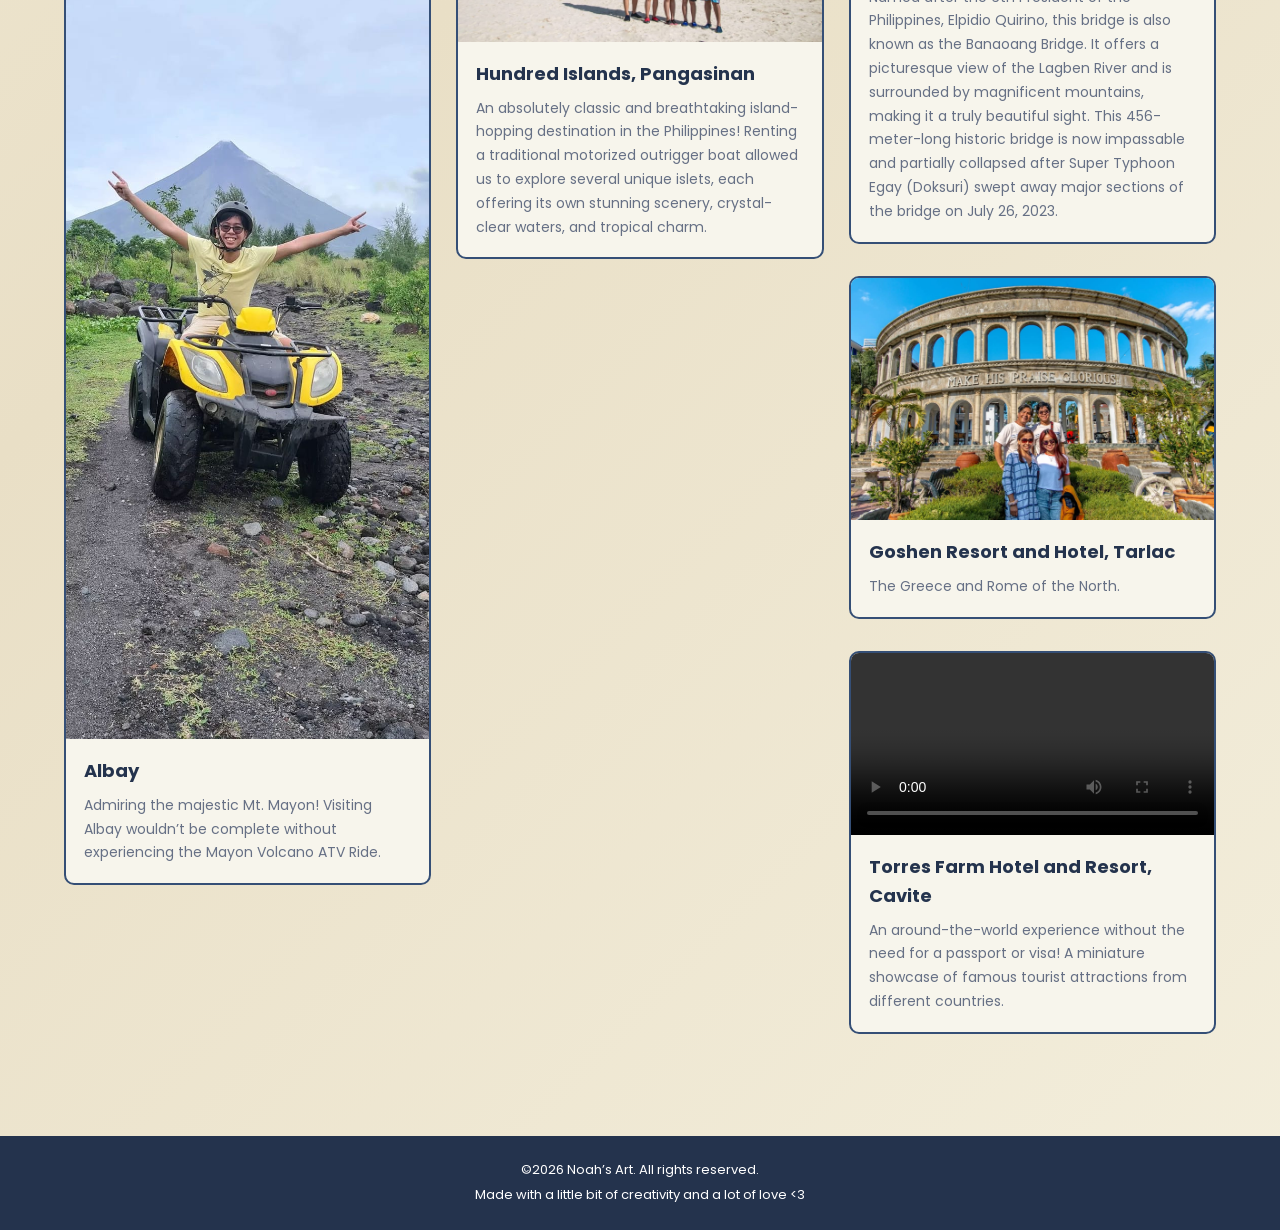
<file: gallery.html>
<!doctype html>
<html lang="en">
  <head>
    <meta charset="UTF-8" />
    <meta name="viewport" content="width=device-width, initial-scale=1.0" />

    <title>Gallery | Noah’s Art</title>

    <link rel="preconnect" href="https://fonts.googleapis.com" />
    <link rel="preconnect" href="https://fonts.gstatic.com" crossorigin />
    <link
      href="https://fonts.googleapis.com/css2?family=Poppins:wght@400;700&display=swap"
      rel="stylesheet"
    />
    <link rel="stylesheet" href="css/style.css" />
  </head>

  <body>
    <header class="site-header">
      <nav class="navbar">
        <a href="index.html" class="logo">
          <img src="images/logo.png" />
        </a>

        <ul class="nav-links">
          <li><a href="index.html">Home</a></li>
          <li><a href="about.html">About Me</a></li>
          <li><a href="hobbies.html">Hobbies</a></li>
          <li><a href="gallery.html" class="active">Gallery</a></li>
          <li><a href="favorites.html">Favorites</a></li>
          <li><a href="dreams.html">Dreams</a></li>
          <li><a href="contact.html">Contact</a></li>
        </ul>
      </nav>
    </header>

    <main class="gallery-page">
      <section class="page-hero">
        <div class="page-hero-content">
          <p class="section-label hero-label">MY GALLERY</p>

          <h1>A collection of <span class="highlight">moments</span>!</h1>

          <p>
            A little collection of family adventures, memorable trips, and
            special moments worth looking back on. Each picture tells a story,
            and here’s where I get to share a few of them!
          </p>
        </div>
      </section>

      <section class="gallery-container">
        <div class="gallery-grid">
          <article class="gallery-card">
            <div class="gallery-image">
              <img src="images/gallery/photo-1.jpeg" alt="Coron, Palawan" />
            </div>
            <div class="gallery-caption">
              <h3>Coron, Palawan</h3>
              <p>
                A coastal overlook above turquoise waters and steep limestone
                cliffs, near Kayangan Lake on Coron Island in Palawan.
              </p>
            </div>
          </article>

          <article class="gallery-card">
            <div class="gallery-image">
              <img
                src="images/gallery/photo-2.jpeg"
                alt="Chocolate Hills, Bohol"
              />
            </div>
            <div class="gallery-caption">
              <h3>Chocolate Hills, Bohol</h3>
              <p>
                The world-famous Chocolate Hills, consisting of 1,268
                cone-shaped hills that turn brown during the summer. Since we
                visited in December, the hills were quite green and covered in
                grass.
              </p>
            </div>
          </article>

          <article class="gallery-card">
            <div class="gallery-image">
              <img src="images/gallery/photo-3.jpeg" alt="Albay" />
            </div>
            <div class="gallery-caption">
              <h3>Albay</h3>
              <p>
                Admiring the majestic Mt. Mayon! Visiting Albay wouldn’t be
                complete without experiencing the Mayon Volcano ATV Ride.
              </p>
            </div>
          </article>

          <article class="gallery-card">
            <div class="gallery-image">
              <img
                src="images/gallery/photo-4.jpeg"
                alt="Boracay’s Grotto (Willy’s Rock)"
              />
            </div>
            <div class="gallery-caption">
              <h3>Boracay’s Grotto (Willy’s Rock)</h3>
              <p>
                One of the iconic must-see sites in Boracay, located at the end
                of Station 1.
              </p>
            </div>
          </article>

          <article class="gallery-card">
            <div class="gallery-image">
              <img
                src="images/gallery/photo-5.jpeg"
                alt="Sirao Flower Garden, Cebu"
              />
            </div>
            <div class="gallery-caption">
              <h3>Sirao Flower Garden, Cebu</h3>
              <p>
                Dubbed the “Little Amsterdam” or “Mini Holland” of Cebu, this is
                an 8,000-square-meter piece of elevated land.
              </p>
            </div>
          </article>

          <article class="gallery-card">
            <div class="gallery-image">
              <img
                src="images/gallery/photo-6.jpeg"
                alt="Hundred Islands, Pangasinan"
              />
            </div>
            <div class="gallery-caption">
              <h3>Hundred Islands, Pangasinan</h3>
              <p>
                An absolutely classic and breathtaking island-hopping
                destination in the Philippines! Renting a traditional motorized
                outrigger boat allowed us to explore several unique islets, each
                offering its own stunning scenery, crystal-clear waters, and
                tropical charm.
              </p>
            </div>
          </article>

          <article class="gallery-card">
            <div class="gallery-image">
              <img
                src="images/gallery/photo-7.jpeg"
                alt="The Sinking Bell Tower"
              />
            </div>
            <div class="gallery-caption">
              <h3>The Sinking Bell Tower</h3>
              <p>
                The mysterious bell tower of Laoag City continues to spark the
                curiosity of people visiting Ilocos Norte. It is believed that
                the tower is sinking at a rate of about an inch per year. There
                are no conclusive scientific explanations for this phenomenon,
                but one widely accepted theory suggests that the tower’s
                location on sandy ground, combined with its heavy and massive
                structure, is causing it to slowly sink into the earth.
              </p>
            </div>
          </article>

          <article class="gallery-card">
            <div class="gallery-image">
              <img
                src="images/gallery/photo-8.jpeg"
                alt="The Old Quirino Bridge, Ilocos Sur"
              />
            </div>
            <div class="gallery-caption">
              <h3>The Old Quirino Bridge, Ilocos Sur</h3>
              <p>
                Named after the 6th President of the Philippines, Elpidio
                Quirino, this bridge is also known as the Banaoang Bridge. It
                offers a picturesque view of the Lagben River and is surrounded
                by magnificent mountains, making it a truly beautiful sight.
                This 456-meter-long historic bridge is now impassable and
                partially collapsed after Super Typhoon Egay (Doksuri) swept
                away major sections of the bridge on July 26, 2023.
              </p>
            </div>
          </article>

          <article class="gallery-card">
            <div class="gallery-image">
              <img
                src="images/gallery/photo-9.jpeg"
                alt="Goshen Resort and Hotel, Tarlac"
              />
            </div>
            <div class="gallery-caption">
              <h3>Goshen Resort and Hotel, Tarlac</h3>
              <p>The Greece and Rome of the North.</p>
            </div>
          </article>

          <article class="gallery-card">
            <div class="gallery-video">
              <video controls>
                <source src="images/gallery/video-1.mp4" type="video/mp4" />
                Your browser does not support the video element.
              </video>
            </div>

            <div class="gallery-caption">
              <h3>Torres Farm Hotel and Resort, Cavite</h3>
              <p>
                An around-the-world experience without the need for a passport
                or visa! A miniature showcase of famous tourist attractions from
                different countries.
              </p>
            </div>
          </article>
        </div>
      </section>
    </main>

    <footer class="site-footer">
      <p>&copy;2026 Noah’s Art. All rights reserved.</p>

      <p>Made with a little bit of creativity and a lot of love &lt;3</p>
    </footer>
  </body>
</html>
</file>
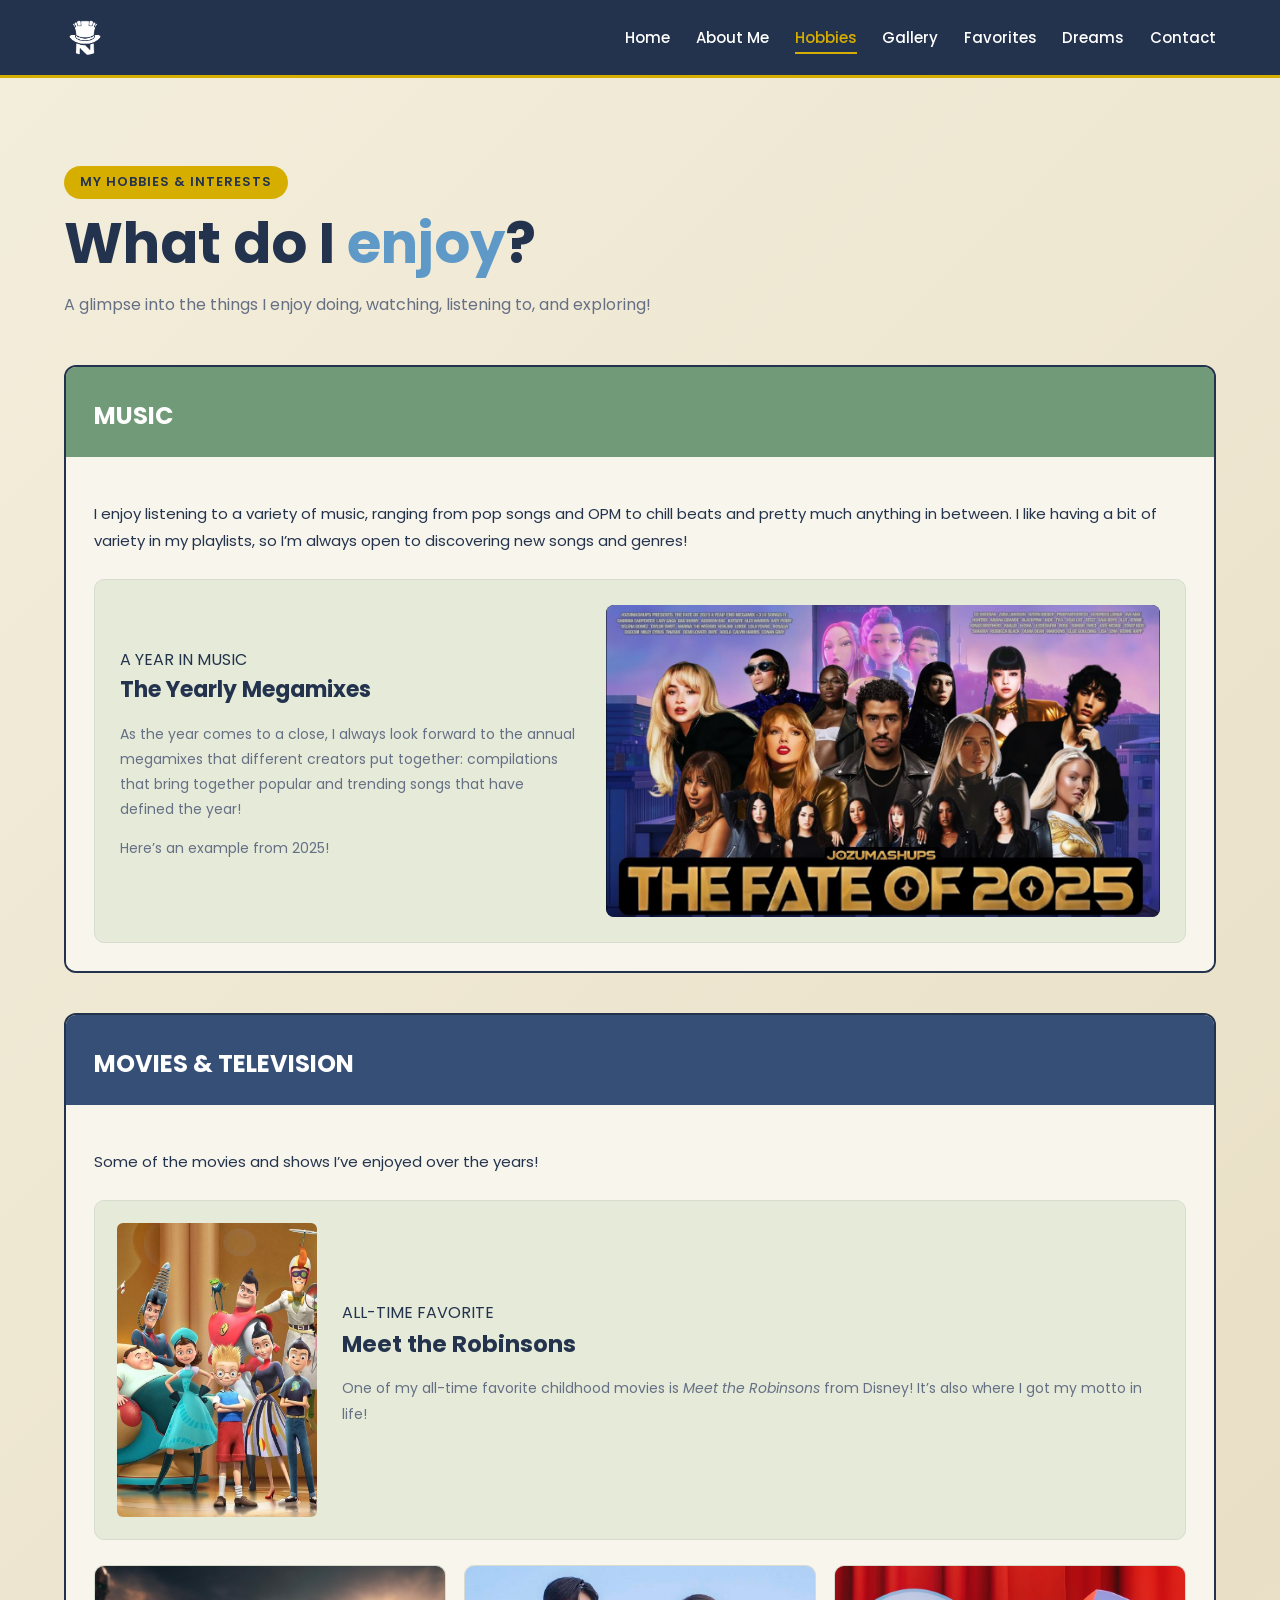
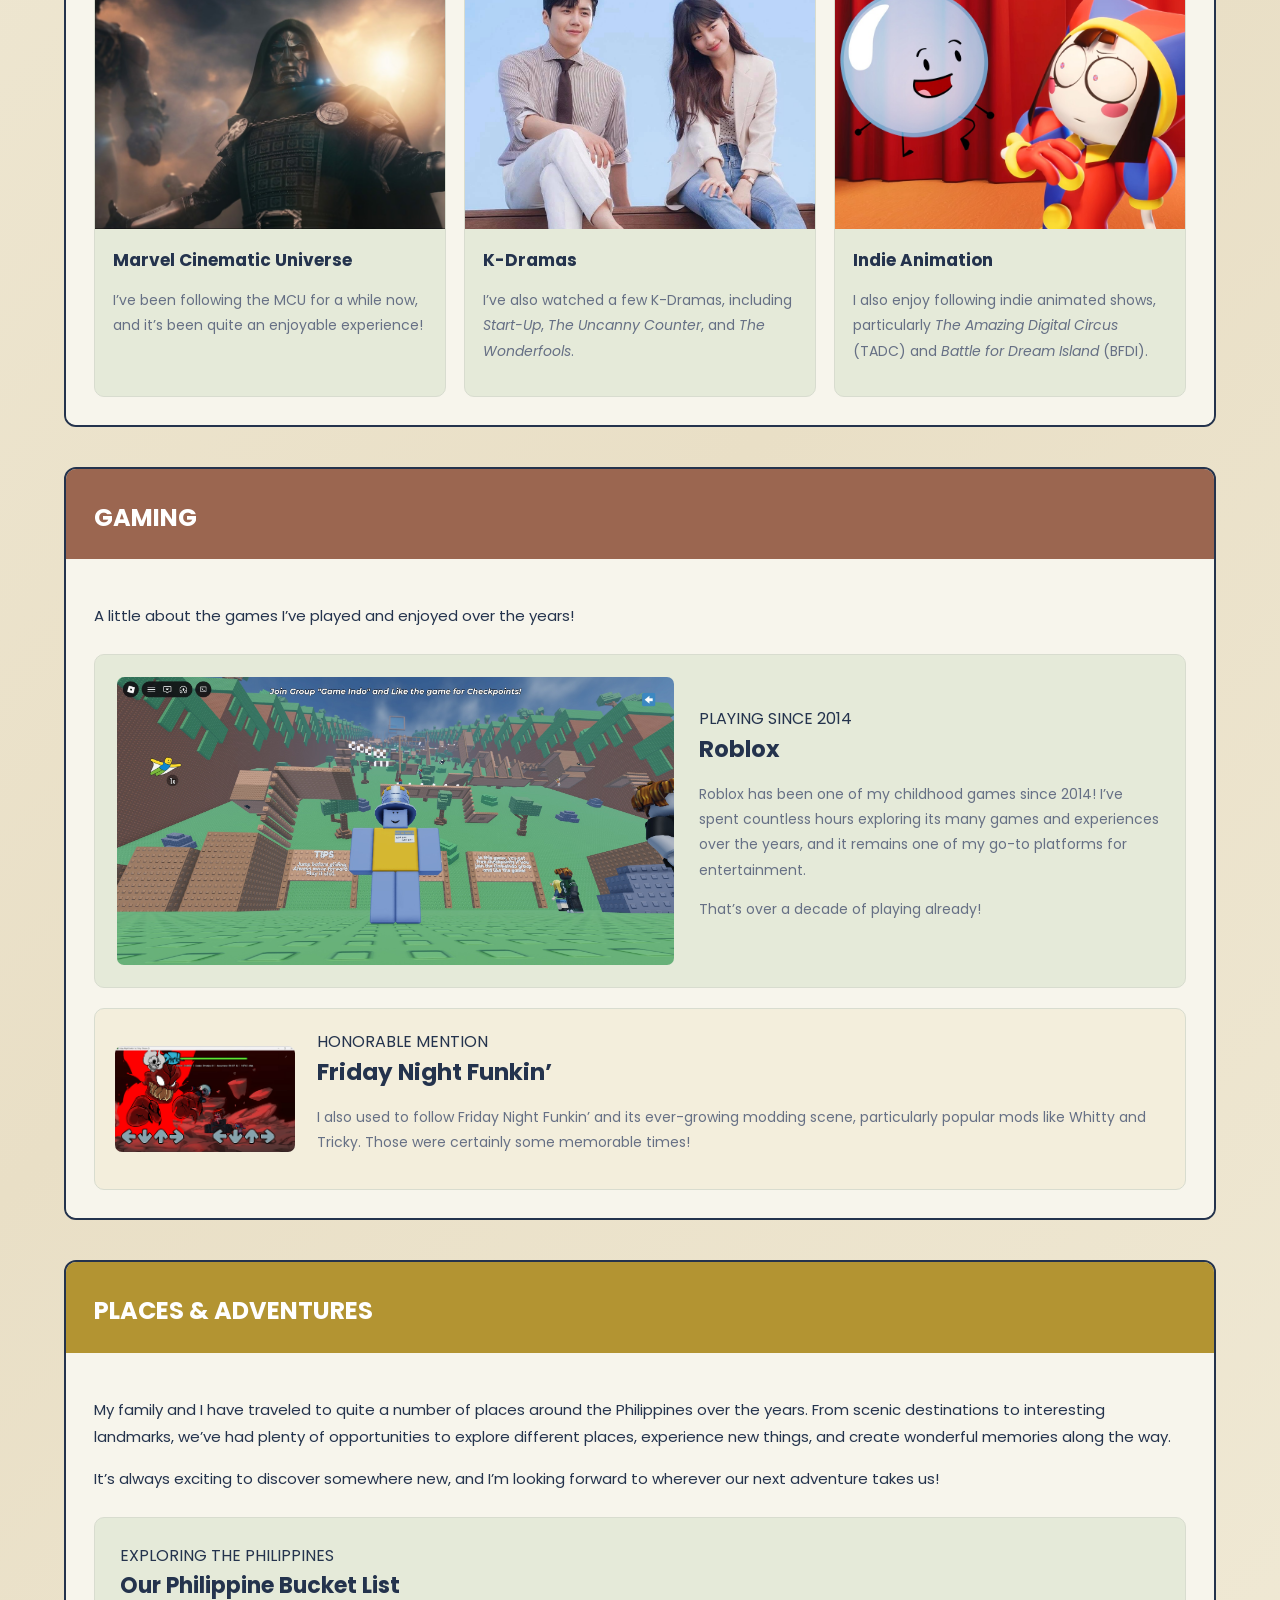
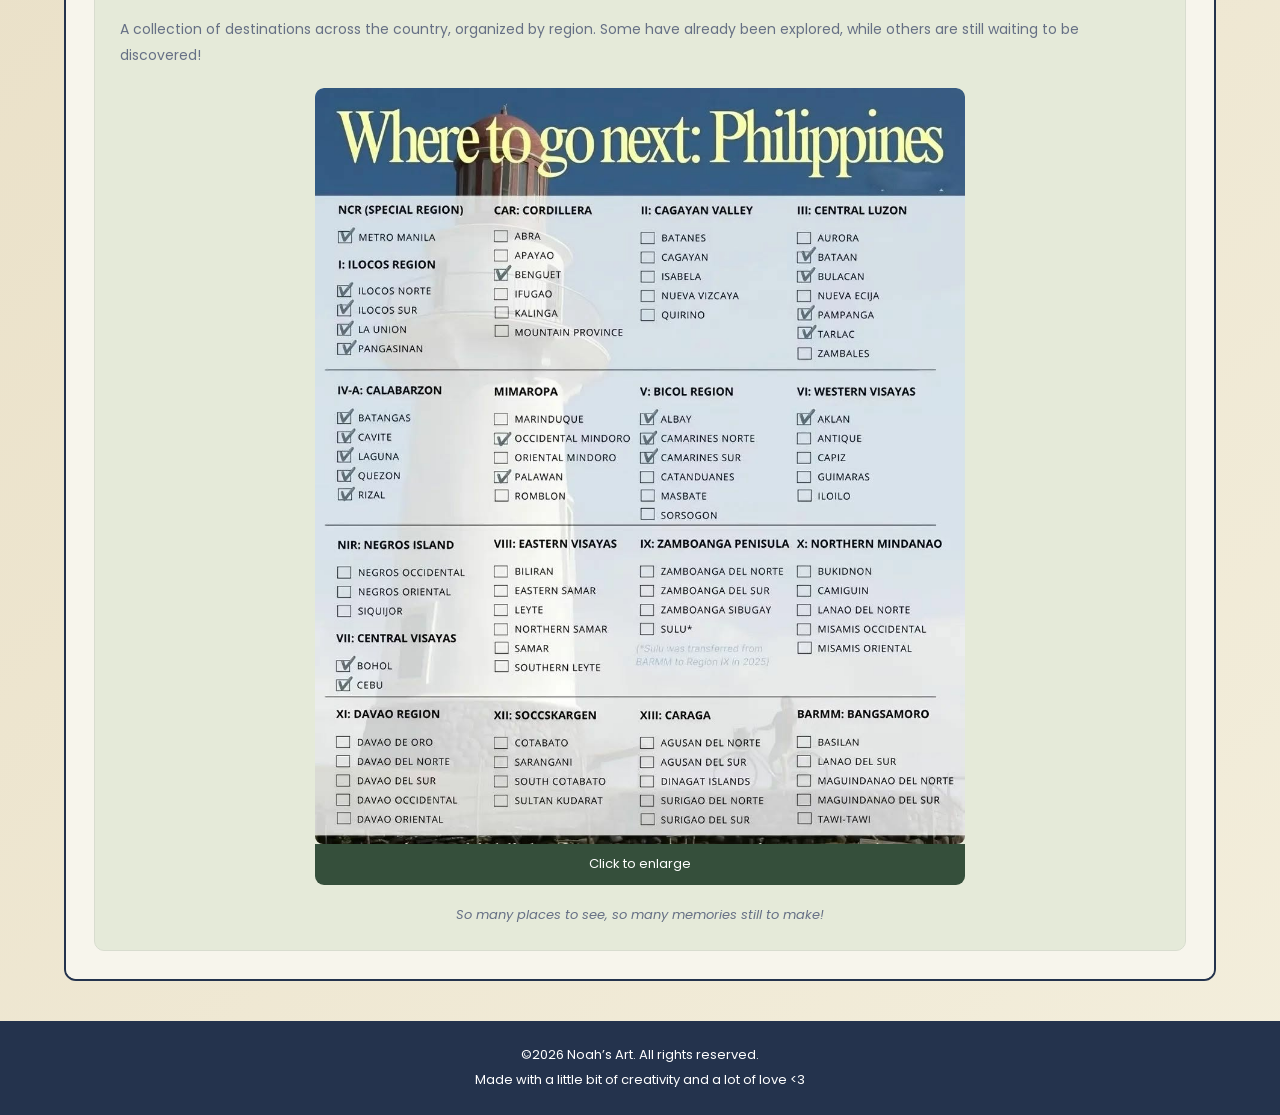
<file: hobbies.html>
<!doctype html>
<html lang="en">
  <head>
    <meta charset="UTF-8" />
    <meta name="viewport" content="width=device-width, initial-scale=1.0" />

    <title>Hobbies | Noah’s Art</title>

    <link rel="preconnect" href="https://fonts.googleapis.com" />
    <link rel="preconnect" href="https://fonts.gstatic.com" crossorigin />
    <link
      href="https://fonts.googleapis.com/css2?family=Poppins:wght@400;700&display=swap"
      rel="stylesheet"
    />
    <link rel="stylesheet" href="css/style.css" />
  </head>

  <body>
    <header class="site-header">
      <nav class="navbar">
        <a href="index.html" class="logo">
          <img src="images/logo.png" />
        </a>

        <ul class="nav-links">
          <li><a href="index.html">Home</a></li>
          <li><a href="about.html">About Me</a></li>
          <li><a href="hobbies.html" class="active">Hobbies</a></li>
          <li><a href="gallery.html">Gallery</a></li>
          <li><a href="favorites.html">Favorites</a></li>
          <li><a href="dreams.html">Dreams</a></li>
          <li><a href="contact.html">Contact</a></li>
        </ul>
      </nav>
    </header>

    <main class="hobbies-page">
      <!-- PAGE INTRODUCTION -->
      <section class="page-hero">
        <div class="page-hero-content">
          <p class="section-label hero-label">MY HOBBIES & INTERESTS</p>
          <h1>What do I <span class="highlight">enjoy</span>?</h1>
          <p>
            A glimpse into the things I enjoy doing, watching, listening to, and
            exploring!
          </p>
        </div>
      </section>

      <!-- MUSIC -->
      <section class="content-window">
        <div class="window-header window-green">
          <div class="window-title">
            <h2>Music</h2>
          </div>
        </div>

        <div class="window-body">
          <div class="music-content">
            <div class="music-description">
              <p>
                I enjoy listening to a variety of music, ranging from pop songs
                and OPM to chill beats and pretty much anything in between. I
                like having a bit of variety in my playlists, so I’m always open
                to discovering new songs and genres!
              </p>
            </div>

            <div class="music-mashup">
              <div class="mashup-info">
                <span class="detail-label">A YEAR IN MUSIC</span>
                <h3>The Yearly Megamixes</h3>

                <p>
                  As the year comes to a close, I always look forward to the
                  annual megamixes that different creators put together:
                  compilations that bring together popular and trending songs
                  that have defined the year!
                </p>

                <p>Here’s an example from 2025!</p>
              </div>

              <div class="video-container">
                <a
                  href="https://www.youtube.com/watch?v=2Korw46ssLE"
                  class="mashup-thumbnail"
                  target="_blank"
                  rel="noopener noreferrer"
                >
                  <img
                    src="images/2025-megamix-thumbnail.jpg"
                    alt="2025 megamix thumbnail"
                  />

                  <div class="mashup-play">
                    <span>▶</span>
                  </div>
                </a>
              </div>
            </div>
          </div>
        </div>
      </section>

      <!-- MOVIES AND TELEVISION -->
      <section class="content-window">
        <div class="window-header window-blue">
          <div class="window-title">
            <h2>Movies & Television</h2>
          </div>
        </div>

        <div class="window-body">
          <div class="movies-intro">
            <p>Some of the movies and shows I’ve enjoyed over the years!</p>
          </div>

          <div class="media-feature">
            <div class="media-poster">
              <img
                src="images/meet-the-robinsons.jpg"
                alt="Meet the Robinsons movie poster"
              />
            </div>

            <div class="media-description">
              <span class="detail-label">ALL-TIME FAVORITE</span>
              <h3>Meet the Robinsons</h3>
              <p>
                One of my all-time favorite childhood movies is
                <em>Meet the Robinsons</em> from Disney! It’s also where I got
                my motto in life!
              </p>
            </div>
          </div>

          <div class="media-grid">
            <article class="media-card">
              <img src="images/doomsday.jpg" alt="Doomsday" />
              <div class="media-card-info">
                <h3>Marvel Cinematic Universe</h3>
                <p>
                  I’ve been following the MCU for a while now, and it’s been
                  quite an enjoyable experience!
                </p>
              </div>
            </article>

            <article class="media-card">
              <img src="images/startup.jpg" alt="Start-Up" />
              <div class="media-card-info">
                <h3>K-Dramas</h3>
                <p>
                  I’ve also watched a few K-Dramas, including <em>Start-Up</em>,
                  <em>The Uncanny Counter</em>, and <em>The Wonderfools</em>.
                </p>
              </div>
            </article>

            <article class="media-card">
              <img src="images/tadc.jpg" alt="The Amazing Digital Circus" />
              <div class="media-card-info">
                <h3>Indie Animation</h3>
                <p>
                  I also enjoy following indie animated shows, particularly
                  <em>The Amazing Digital Circus</em> (TADC) and
                  <em>Battle for Dream Island</em> (BFDI).
                </p>
              </div>
            </article>
          </div>
        </div>
      </section>

      <!-- GAMING -->
      <section class="content-window">
        <div class="window-header window-terracotta">
          <div class="window-title">
            <h2>Gaming</h2>
          </div>
        </div>

        <div class="window-body">
          <div class="gaming-intro">
            <p>
              A little about the games I’ve played and enjoyed over the years!
            </p>
          </div>

          <div class="game-feature">
            <div class="game-image">
              <img src="images/roblox.jpg" alt="Roblox gameplay" />
            </div>

            <div class="game-description">
              <span class="detail-label">PLAYING SINCE 2014</span>
              <h3>Roblox</h3>

              <p>
                Roblox has been one of my childhood games since 2014! I’ve spent
                countless hours exploring its many games and experiences over
                the years, and it remains one of my go-to platforms for
                entertainment.
              </p>

              <p>That’s over a decade of playing already!</p>
            </div>
          </div>

          <div class="game-secondary">
            <div class="game-secondary-image">
              <img src="images/fnf.jpg" alt="Friday Night Funkin’" />
            </div>

            <div class="game-secondary-info">
              <span class="detail-label">HONORABLE MENTION</span>
              <h3>Friday Night Funkin’</h3>

              <p>
                I also used to follow Friday Night Funkin’ and its ever-growing
                modding scene, particularly popular mods like Whitty and Tricky.
                Those were certainly some memorable times!
              </p>
            </div>
          </div>
        </div>
      </section>

      <!-- PLACES AND ADVENTURES -->
      <section class="content-window">
        <div class="window-header window-gold">
          <div class="window-title">
            <h2>Places & Adventures</h2>
          </div>
        </div>

        <div class="window-body">
          <div class="travel-intro">
            <p>
              My family and I have traveled to quite a number of places around
              the Philippines over the years. From scenic destinations to
              interesting landmarks, we’ve had plenty of opportunities to
              explore different places, experience new things, and create
              wonderful memories along the way.
            </p>

            <p>
              It’s always exciting to discover somewhere new, and I’m looking
              forward to wherever our next adventure takes us!
            </p>
          </div>

          <div class="travel-bucket-list">
            <div class="travel-heading">
              <span class="detail-label">EXPLORING THE PHILIPPINES</span>
              <h3>Our Philippine Bucket List</h3>
              <p>
                A collection of destinations across the country, organized by
                region. Some have already been explored, while others are still
                waiting to be discovered!
              </p>
            </div>

            <div class="travel-map" id="travel-section">
              <a href="#bucket-list-full" class="bucket-list-preview">
                <img
                  src="images/philippine-bucket-list.jpg"
                  alt="Philippine travel bucket list organized by region"
                />

                <span class="preview-caption"> Click to enlarge </span>
              </a>
            </div>

            <div id="bucket-list-full" class="bucket-list-lightbox">
              <a
                href="#travel-section"
                class="lightbox-close"
                aria-label="Close enlarged image"
                >&times;</a
              >

              <img
                src="images/philippine-bucket-list.jpg"
                alt="Enlarged Philippine travel bucket list organized by region"
              />
            </div>

            <p class="travel-caption">
              So many places to see, so many memories still to make!
            </p>
          </div>
        </div>
      </section>
    </main>

    <footer class="site-footer">
      <p>&copy;2026 Noah’s Art. All rights reserved.</p>

      <p>Made with a little bit of creativity and a lot of love &lt;3</p>
    </footer>
  </body>
</html>
</file>
<file: css/style.css>
:root {
  /* PRIMARY COLOR PALETTE */

  --color-blue: #5e99c7;
  --color-yellow: #d6ae00;
  --color-green: #719b78;
  --color-navy: #24334d;
  --color-white: #ffffff;
  --color-cream: #f3eedc;

  /* SECONDARY COLOR PALETTE */

  --color-parchment: #e5dab8;
  --color-muted: #667085;
  --color-motto: #354f76;

  --color-forest: #354f3b;
  --color-terracotta: #9b6650;
  --color-gold: #b39432;

  /* BACKGROUND COLORS */

  --color-panel: #f7f5ec;
  --color-sage-bg: #e5ead9;
  --color-blue-bg: #dce8ef;

  /* BORDER COLORS */

  --color-sage-border: #d8dccf;
  --color-blue-border: #b6c9d5;
  --color-input-border: #d6d0be;

  /* ADDITIONAL ACCENTS */

  --color-blue-row: #ccdee8;
  --color-sage-line: #b6c9b2;
  --color-placeholder: #929292;

  /* TYPOGRAPHY */

  --font-main: "Poppins", sans-serif;
  --font-motto: "Cormorant Garamond", serif;

  /* LAYOUT */

  --page-width: 1200px;
}

.section-white {
  background-color: var(--color-white);
}

.section-green {
  background-color: #c7d2bd;
}

.section-blue {
  background-color: #b9ccda;
}

.section-red {
  background-color: #d9bfa5;
}

.section-yellow {
  background-color: #d8ceaa;
}

* {
  box-sizing: border-box;
}

html {
  scroll-behavior: smooth;
}

body {
  margin: 0;
  font-family: var(--font-main);
  background: linear-gradient(
    135deg,
    var(--color-cream) 0%,
    #e9dfc6 50%,
    var(--color-cream) 100%
  );
  color: var(--color-navy);
  line-height: 1.6;
}

img {
  max-width: 100%;
}

.site-header {
  position: sticky;
  top: 0;
  z-index: 1000;
  background-color: var(--color-navy);
  border-bottom: 3px solid var(--color-yellow);
}

.navbar {
  width: min(var(--page-width), 90%);
  min-height: 75px;
  margin: 0 auto;
  display: flex;
  align-items: center;
  justify-content: space-between;
  gap: 25px;
}

.logo img {
  display: block;
  width: 42px;
  height: 42px;
  object-fit: contain;
}

.nav-links {
  display: flex;
  align-items: center;
  gap: clamp(14px, 2vw, 28px);
  list-style: none;
  margin: 0;
  padding: 0;
}

.nav-links a {
  position: relative;
  color: var(--color-white);
  text-decoration: none;
  font-size: 15px;
  font-weight: 500;
  transition: color 0.2s ease;
}

.nav-links a::after {
  content: "";
  position: absolute;
  left: 0;
  bottom: -6px;
  width: 100%;
  height: 2px;
  background-color: var(--color-yellow);
  transform: scaleX(0);
  transform-origin: left;
  transition: transform 0.25s ease;
}

.nav-links a:hover,
.nav-links a.active {
  color: var(--color-yellow);
}

.nav-links a:hover::after,
.nav-links a.active::after {
  transform: scaleX(1);
}

.section-label {
  display: inline-block;
  padding: 6px 16px;
  border-radius: 50px;
  font-size: 13px;
  font-weight: 600;
  letter-spacing: 1px;
  text-transform: uppercase;
}

.hero-label {
  background-color: var(--color-yellow);
  color: var(--color-navy);
}

.content-label {
  background-color: var(--color-navy);
  color: var(--color-yellow);
}

.hero {
  width: min(var(--page-width), 90%);
  min-height: 550px;
  margin: 0 auto;
  padding: 75px 0 0;
  display: grid;
  grid-template-columns: 1fr 1fr;
  grid-template-areas: "portrait content";
  align-items: stretch;
  gap: 60px;
  overflow: hidden;
}

.hero-content {
  grid-area: content;
  max-width: 520px;
}

.hero h1 {
  margin: 0 0 20px;
  color: var(--color-navy);
  font-size: clamp(36px, 5vw, 58px);
  line-height: 1.15;
}

.highlight {
  color: var(--color-blue);
}

.hero-description {
  max-width: 480px;
  margin: 0;
  color: var(--color-navy);
  font-size: 16px;
}

.hero-portrait {
  --portrait-size: clamp(350px, 40vw, 570px);
  grid-area: portrait;
  display: flex;
  justify-content: center;
  align-items: flex-end;
  position: relative;
  isolation: isolate;
}

.hero-portrait::before {
  content: "";
  position: absolute;
  width: calc(var(--portrait-size) * 0.9);
  max-width: 100%;
  aspect-ratio: 1 / 1;
  background-color: var(--color-blue);
  border-radius: 50%;
  top: 0;
  bottom: auto;
  left: 50%;
  z-index: -1;
  filter: blur(25px);
  opacity: 0.7;
  transform: translateX(-50%) scale(0.9);
}

.portrait-frame {
  width: 100%;
  height: 100%;
  min-height: 450px;
  position: relative;
}

.portrait-link {
  position: absolute;
  top: 0;
  left: 50%;
  transform: translateX(-50%);
  width: min(100%, var(--portrait-size));
  transition: filter 0.3s ease;
}

.portrait-link img {
  display: block;
  width: 100%;
  height: auto;
}

.portrait-link:hover {
  filter: brightness(1.1);
}

.portrait-link:focus-visible {
  outline: 3px solid var(--color-yellow);
  outline-offset: 5px;
}

.motto {
  width: 100%;
  padding: 75px 5%;
  background-color: var(--color-motto);
  color: var(--color-white);
  text-align: center;
}

.motto-content {
  max-width: 750px;
  margin: 0 auto;
}

.motto h2 {
  margin: 0 0 20px;
  font-family: var(--font-motto);
  font-size: clamp(36px, 5vw, 52px);
}

.motto p:not(.section-label) {
  margin: 0;
  color: var(--color-cream);
  font-size: 16px;
  line-height: 1.8;
}

.page-hero {
  width: min(var(--page-width), 90%);
  margin: 0 auto;
  padding: 75px 0 45px;
}

.page-hero h1 {
  margin: 0 0 15px;
  color: var(--color-navy);
  font-size: clamp(36px, 5vw, 56px);
  line-height: 1.15;
}

.page-hero p:not(.section-label) {
  margin: 0;
  color: var(--color-muted);
  font-size: 16px;
  line-height: 1.8;
}

/* ====================================
    WINDOW COMPONENTS
==================================== */

.content-window {
  width: min(var(--page-width), 90%);
  margin: 0 auto 35px;
  overflow: hidden;
  border: 2px solid var(--color-navy);
  border-radius: 12px;
}

/* WINDOW HEADER */

.window-header {
  display: flex;
  justify-content: space-between;
  align-items: center;
  gap: 20px;
  padding: 22px 28px;
  background-color: var(--color-motto);
  color: var(--color-white);
}

.window-title h2 {
  margin: 8px 0 0;
  font-size: 24px;
  text-transform: uppercase;
}

/* WINDOW HEADER COLOR VARIATIONS */

.window-green {
  background-color: var(--color-green);
}

.window-blue {
  background-color: var(--color-motto);
}

.window-terracotta {
  background-color: var(--color-terracotta);
}

.window-gold {
  background-color: var(--color-gold);
}

/* WINDOW BODY */

.window-body {
  display: block;
  padding: 28px;
  background-color: var(--color-panel);
}

/* ====================================
    ABOUT PAGE
==================================== */

/* WHO AM I */

.who-am-i-layout {
  display: grid;
  grid-template-columns: 220px 1fr;
  gap: 25px;
  align-items: center;
  padding: 20px;
  background-color: var(--color-sage-bg);
  border: 1px solid var(--color-sage-border);
  border-radius: 10px;
}

.who-am-i-photo {
  padding: 8px;
  background-color: var(--color-cream);
  border: 1px solid var(--color-sage-border);
  border-radius: 6px;
}

.who-am-i-photo img {
  display: block;
  width: 100%;
  height: auto;
  border-radius: 3px;
}

.who-am-i-details {
  display: grid;
  grid-template-columns: repeat(2, 1fr);
  gap: 15px;
}

.who-am-i-details .window-detail {
  padding: 12px 15px;
  background-color: var(--color-panel);
  border-left: 4px solid var(--color-green);
  border-radius: 4px;
}

/* EDUCATION TIMELINE */

.education-timeline {
  display: flex;
  flex-direction: column;
  gap: 20px;
}

.education-item {
  display: grid;
  grid-template-columns: 130px 1fr;
  gap: 20px;
  padding: 20px;
  background-color: var(--color-sage-bg);
  border: 1px solid var(--color-sage-border);
  border-radius: 8px;
}

.education-year {
  color: var(--color-motto);
  font-weight: 700;
}

.education-info h3 {
  margin: 0 0 6px;
  color: var(--color-navy);
}

.education-info h4 {
  margin: 0 0 6px;
  color: var(--color-muted);
  font-weight: 600;
}

.education-info p {
  margin: 0;
  color: var(--color-muted);
}

/* PERSONAL BACKGROUND */

.background-content {
  display: flex;
  flex-direction: column;
  gap: 16px;
}

.background-content p {
  margin: 0;
  color: var(--color-navy);
  font-size: 15px;
  line-height: 1.8;
}

/* FUN FACTS */

.facts-list {
  margin: 0;
  padding-left: 25px;
  color: var(--color-navy);
  line-height: 1.9;
}

.facts-list li {
  padding-left: 6px;
  margin-bottom: 10px;
}

.facts-list li:last-child {
  margin-bottom: 0;
}

/* ====================================
    HOBBIES PAGE
==================================== */

.hobbies-page .content-window {
  margin-bottom: 40px;
}

/* GENERAL CONTENT */

.music-description,
.movies-intro,
.gaming-intro,
.travel-intro {
  margin-bottom: 25px;
}

.music-description p:not(.section-label),
.movies-intro > p:not(.section-label),
.gaming-intro > p:not(.section-label),
.travel-intro > p:not(.section-label) {
  color: var(--color-navy);
  font-size: 15px;
  line-height: 1.8;
}

/* MUSIC PLAYER SECTION */

.music-mashup {
  display: grid;
  grid-template-columns: 1fr 1.2fr;
  gap: 25px;
  align-items: center;
  padding: 25px;
  background-color: var(--color-sage-bg);
  border: 1px solid var(--color-sage-border);
  border-radius: 10px;
}

.mashup-info h3,
.travel-heading h3 {
  margin: 0 0 12px;
  color: var(--color-navy);
  font-size: 22px;
}

.mashup-info p {
  color: var(--color-muted);
  font-size: 14px;
  line-height: 1.8;
}

.video-container {
  position: relative;
  width: 100%;
  aspect-ratio: 16 / 9;
  overflow: hidden;
  border-radius: 8px;
  background-color: var(--color-navy);
}

.mashup-thumbnail {
  position: relative;
  display: block;
  overflow: hidden;
  border-radius: 8px;
}

.mashup-thumbnail img {
  display: block;
  width: 100%;
  height: auto;
}

.mashup-play {
  position: absolute;
  inset: 0;
  display: grid;
  place-items: center;
  background-color: rgba(36, 51, 77, 0.25);
  color: white;
  font-size: 45px;
  opacity: 0;
  transition: opacity 0.3s ease;
}

.mashup-thumbnail:hover .mashup-play {
  opacity: 1;
}

/* MOVIES AND TELEVISION */

.media-feature {
  display: grid;
  grid-template-columns: 200px 1fr;
  gap: 25px;
  align-items: center;
  padding: 22px;
  margin-bottom: 25px;
  background-color: var(--color-sage-bg);
  border: 1px solid var(--color-sage-border);
  border-radius: 10px;
}

.media-poster img {
  display: block;
  width: 100%;
  border-radius: 6px;
}

.media-description h3,
.game-description h3,
.game-secondary-info h3 {
  margin: 0 0 10px;
  color: var(--color-navy);
  font-size: 23px;
}

.media-description p,
.media-card-info p,
.game-description p,
.game-secondary-info p {
  color: var(--color-muted);
  font-size: 14px;
  line-height: 1.8;
}

.media-grid {
  display: grid;
  grid-template-columns: repeat(3, 1fr);
  gap: 18px;
}

.media-card {
  overflow: hidden;
  background-color: var(--color-sage-bg);
  border: 1px solid var(--color-sage-border);
  border-radius: 10px;
}

.media-card img {
  display: block;
  width: 100%;
  aspect-ratio: 4 / 3;
  object-fit: cover;
}

.media-card-info {
  padding: 18px;
}

.media-card-info h3 {
  margin: 0 0 8px;
  color: var(--color-navy);
  font-size: 17px;
}

/* GAMING */

.game-feature {
  display: grid;
  grid-template-columns: 1.2fr 1fr;
  gap: 25px;
  align-items: center;
  padding: 22px;
  margin-bottom: 20px;
  background-color: var(--color-sage-bg);
  border: 1px solid var(--color-sage-border);
  border-radius: 10px;
}

.game-secondary {
  display: grid;
  grid-template-columns: 180px 1fr;
  gap: 22px;
  align-items: center;
  padding: 20px;
  background-color: var(--color-cream);
  border: 1px solid var(--color-sage-border);
  border-radius: 10px;
}

.game-image img,
.game-secondary-image img {
  display: block;
  width: 100%;
  height: auto;
  border-radius: 7px;
}

/* TRAVEL BUCKET LIST */

.travel-bucket-list {
  padding: 25px;
  background-color: var(--color-sage-bg);
  border: 1px solid var(--color-sage-border);
  border-radius: 10px;
}

.travel-heading {
  margin-bottom: 20px;
}

.travel-heading p {
  color: var(--color-muted);
  font-size: 14px;
  line-height: 1.8;
}

.travel-map img {
  display: block;
  width: 100%;
  height: auto;
  border-radius: 8px;
}

.travel-caption {
  margin: 15px 0 0;
  color: var(--color-muted);
  font-size: 13px;
  font-style: italic;
  text-align: center;
}

/* BUCKET LIST PREVIEW */

.bucket-list-preview {
  position: relative;
  display: block;
  width: min(100%, 650px);
  margin: 20px auto;
  overflow: hidden;
  border-radius: 9px;
  cursor: zoom-in;
}

.bucket-list-preview img {
  display: block;
  width: 100%;
  height: auto;
}

.preview-caption {
  display: block;
  padding: 10px;
  background-color: var(--color-forest);
  color: white;
  text-align: center;
  font-size: 13px;
}

.bucket-list-preview,
.bucket-list-preview:visited,
.bucket-list-preview:hover,
.bucket-list-preview:active {
  color: inherit;
  text-decoration: none;
}

/* EXPANDED BUCKET LIST */

.bucket-list-lightbox {
  position: fixed;
  inset: 0;
  z-index: 9999;

  display: none;
  align-items: center;
  justify-content: center;

  padding: 40px;
  background-color: rgba(20, 28, 40, 0.92);
}

.bucket-list-lightbox:target {
  display: flex;
}

.bucket-list-lightbox img {
  display: block;
  max-width: 95%;
  max-height: 90vh;
  width: auto;
  height: auto;
  object-fit: contain;
}

.lightbox-close {
  position: absolute;
  top: 15px;
  right: 25px;
  color: white;
  font-size: 40px;
  text-decoration: none;
}

/* ====================================
    GALLERY PAGE
==================================== */

.gallery-container {
  width: min(var(--page-width), 90%);
  margin: 0 auto 70px;
}

.gallery-grid {
  columns: 3;
  column-gap: 25px;
}

.gallery-card {
  display: inline-block;
  width: 100%;
  margin-bottom: 25px;
  overflow: hidden;
  background-color: var(--color-panel);
  border: 2px solid var(--color-motto);
  border-radius: 10px;
  break-inside: avoid;
  transition:
    transform 0.25s ease,
    border-color 0.25s ease;
}

.gallery-card:hover {
  transform: translateY(-4px);
  border-color: var(--color-blue);
}

.gallery-image img {
  display: block;
  width: 100%;
  height: auto;
}

.gallery-video video {
  display: block;
  width: 100%;
  height: auto;
}

.gallery-caption {
  padding: 18px;
}

.gallery-caption h3 {
  margin: 0 0 8px;
  color: var(--color-navy);
  font-size: 18px;
}

.gallery-caption p {
  margin: 0;
  color: var(--color-muted);
  font-size: 14px;
  line-height: 1.7;
}

/* ====================================
    FAVORITES PAGE
==================================== */

/* PAGE-SPECIFIC HIGHLIGHT */

.favorites-page .highlight {
  color: var(--color-green);
}

/* WINDOW TITLE BAR */

.window-forest {
  background-color: var(--color-forest);
}

/* FAVORITES INTRODUCTION */

.favorites-intro {
  margin-bottom: 25px;
}

.favorites-intro h3 {
  margin: 8px 0;
  color: var(--color-navy);
  font-size: 23px;
}

.favorites-intro p:not(.section-label) {
  color: var(--color-muted);
  font-size: 14px;
  line-height: 1.8;
}

/* FAVORITES TABLE */

.favorites-table-wrapper {
  width: 100%;
  overflow-x: auto;
  border-radius: 12px;
}

.favorites-table {
  width: 100%;
  border-collapse: collapse;
  background-color: var(--color-blue-bg);
  color: var(--color-navy);
}

.favorites-table th,
.favorites-table td {
  padding: 22px 25px;
  text-align: left;
  vertical-align: top;
  border-bottom: 2px solid var(--color-blue-border);
  line-height: 1.7;
}

.favorites-table thead {
  background-color: var(--color-navy);
  color: var(--color-white);
}

.favorites-table tbody tr:nth-child(even) {
  background-color: var(--color-blue-row);
}

.favorites-table tbody th {
  width: 25%;
  color: var(--color-navy);
}

/* RESPONSIVE TABLE */

.favorites-table-wrapper {
  width: 100%;
  overflow-x: auto;
}

/* ====================================
    DREAMS & BUCKET LIST PAGE
==================================== */

/* PAGE-SPECIFIC HIGHLIGHT */

.dreams-page .highlight {
  color: var(--color-yellow);
}

.dreams-page .content-window {
  margin-bottom: 40px;
}

/* GENERAL INTRODUCTION */

.dreams-intro {
  margin-bottom: 25px;
}

.dreams-intro p:not(.section-label) {
  margin-bottom: 14px;
  color: var(--color-navy);
  font-size: 15px;
  line-height: 1.8;
}

.dreams-intro p:last-child {
  margin-bottom: 0;
}

/* PERSONAL GOALS */

.personal-goals-grid {
  display: grid;
  grid-template-columns: repeat(3, 1fr);
  gap: 18px;
}

.goal-card {
  padding: 22px;
  background-color: var(--color-sage-bg);
  border: 1px solid var(--color-sage-border);
  border-radius: 9px;
}

.goal-icon,
.career-icon {
  margin-bottom: 15px;
  font-size: 30px;
}

.goal-card h3,
.career-card h3 {
  margin: 0 0 10px;
  color: var(--color-navy);
  font-size: 18px;
}

.goal-card p,
.career-card p {
  margin: 0;
  color: var(--color-muted);
  font-size: 14px;
  line-height: 1.7;
}

/* CAREER ASPIRATIONS */

.career-grid {
  display: grid;
  grid-template-columns: repeat(2, 1fr);
  gap: 20px;
}

.career-card {
  padding: 25px;
  background-color: var(--color-sage-bg);
  border: 1px solid var(--color-sage-border);
  border-radius: 9px;
}

.career-tag {
  display: inline-block;
  margin-top: 18px;
  padding: 5px 11px;
  background-color: #c3d2b9;
  color: var(--color-navy);
  border-radius: 20px;
  font-size: 11px;
  font-weight: 700;
  letter-spacing: 0.5px;
}

/* LEARNING ROADMAP */

.learning-roadmap {
  display: flex;
  flex-direction: column;
  gap: 0;
  padding-left: 10px;
}

.learning-item {
  position: relative;
  display: flex;
  gap: 20px;
  padding: 0 0 28px;
}

.learning-item:not(:last-child)::before {
  content: "";
  position: absolute;
  top: 15px;
  left: 6px;
  width: 2px;
  height: calc(100% - 15px);
  background-color: var(--color-sage-line);
}

.learning-marker {
  position: relative;
  z-index: 1;
  flex-shrink: 0;
  width: 14px;
  height: 14px;
  margin-top: 3px;
  border: 3px solid var(--color-panel);
  border-radius: 50%;
}

.current-marker {
  background-color: var(--color-green);
}

.future-marker {
  background-color: var(--color-blue);
}

.dream-marker {
  background-color: var(--color-yellow);
}

.learning-info h3 {
  margin: 4px 0 7px;
  color: var(--color-navy);
  font-size: 19px;
}

.learning-info p {
  margin: 0;
  color: var(--color-muted);
  font-size: 14px;
  line-height: 1.7;
}

.learning-info .detail-label {
  margin-bottom: 4px;
}

/* FUTURE SELF */

.future-self {
  width: min(var(--page-width), 90%);
  margin: 0 auto 70px;
  padding: 55px 45px;
  background-color: var(--color-forest);
  border: 2px solid var(--color-navy);
  border-radius: 12px;
  color: var(--color-white);
  text-align: center;
}

.future-self-content {
  max-width: 750px;
  margin: 0 auto;
}

.future-self .section-label {
  display: inline-block;
  padding: 6px 16px;
  background-color: var(--color-yellow);
  color: var(--color-navy);
  border-radius: 50px;
  font-size: 13px;
  font-weight: 600;
  letter-spacing: 1px;
}

.future-self h2 {
  margin: 20px 0;
  color: var(--color-cream);
  font-family: var(--font-motto);
  font-size: clamp(32px, 5vw, 52px);
}

.future-self p:not(.section-label) {
  color: #e4ebd9;
  font-size: 15px;
  line-height: 1.9;
}

/* ====================================
    CONTACT PAGE
==================================== */

/* MAIN LAYOUT */

.contact-container {
  width: min(var(--page-width), 90%);
  margin: 0 auto 70px;

  display: grid;
  grid-template-columns: 1fr 1fr;
  gap: 25px;

  align-items: stretch;
}

.contact-container .content-window {
  width: 100%;
  margin: 0;
}

/* WINDOW CONTENT */

.contact-container .window-body {
  height: 100%;
}

.contact-description {
  margin: 12px 0 25px;
  color: var(--color-muted);
  font-size: 14px;
  line-height: 1.8;
}

/* EMAIL CARDS */

.email-card {
  display: flex;
  align-items: flex-start;
  gap: 16px;

  padding: 20px;
  margin-bottom: 18px;

  border-radius: 9px;
}

.professional-email {
  background-color: var(--color-sage-bg);
  border: 1px solid #c3d2b9;
}

.institutional-email {
  background-color: var(--color-blue-bg);
  border: 1px solid var(--color-blue-border);
}

.email-icon {
  flex-shrink: 0;
  font-size: 28px;
}

.email-details h3 {
  margin: 0 0 8px;
  color: var(--color-navy);
  font-size: 17px;
}

.email-details p {
  margin: 0 0 12px;
  color: var(--color-muted);
  font-size: 13px;
  line-height: 1.7;
}

.email-details a {
  font-size: 13px;
  font-weight: 700;
  text-decoration: none;
  overflow-wrap: anywhere;
  transition: color 0.2s ease;
}

.email-details a:hover {
  text-decoration: underline;
}

.professional-email .email-details a {
  color: var(--color-forest);
}

.professional-email .email-details a:hover {
  color: var(--color-green);
}

.institutional-email .email-details a {
  color: var(--color-motto);
}

.institutional-email .email-details a:hover {
  color: var(--color-blue);
}

/* CONTACT FORM */

.contact-form {
  display: flex;
  flex-direction: column;
  gap: 18px;
}

.form-group {
  display: flex;
  flex-direction: column;
  gap: 8px;
}

.form-group label {
  color: var(--color-navy);
  font-size: 14px;
  font-weight: 700;
}

.form-group input,
.form-group textarea {
  width: 100%;
  padding: 12px 14px;

  background-color: var(--color-cream);
  color: var(--color-navy);

  border: 1px solid var(--color-input-border);
  border-radius: 7px;

  font-family: var(--font-main);
  font-size: 14px;

  outline: none;
  transition: border-color 0.2s ease;
}

.form-group input:focus,
.form-group textarea:focus {
  border-color: var(--color-blue);
}

.form-group textarea {
  resize: vertical;
  min-height: 130px;
}

.form-group input::placeholder,
.form-group textarea::placeholder {
  color: var(--color-placeholder);
}

/* SUBMIT BUTTON */

.contact-submit {
  display: flex;
  justify-content: center;
  align-items: center;
  gap: 10px;

  padding: 13px 20px;

  background-color: var(--color-forest);
  color: var(--color-white);

  border: none;
  border-radius: 7px;

  font-family: var(--font-main);
  font-size: 14px;
  font-weight: 700;

  cursor: pointer;
  transition: background-color 0.2s ease;
}

.contact-submit:hover {
  background-color: var(--color-green);
}

.contact-submit span {
  font-size: 18px;
}

/* FORM NOTE */

.form-note {
  margin: -5px 0 0;
  color: var(--color-muted);
  font-size: 12px;
  line-height: 1.6;
  text-align: center;
}

/* ====================================
    FOOTER
==================================== */

.site-footer {
  padding: 20px 5%;
  background-color: var(--color-navy);
  color: var(--color-white);
  text-align: center;
  font-size: 13px;
}

.site-footer p {
  margin: 4px 0;
}

/* ====================================
    RESPONSIVE LAYOUT
==================================== */

@media (max-width: 900px) {
  .navbar {
    flex-direction: column;
    gap: 15px;
    padding: 15px 5%;
  }

  .logo {
    flex: 0 0 auto;
    display: flex;
    justify-content: center;
    width: fit-content;
  }

  .logo img {
    width: 36px;
    height: 36px;
  }

  .nav-links {
    justify-content: center;
    gap: 10px;
  }

  .nav-links a {
    font-size: 14px;
    white-space: nowrap;
  }

  .hero {
    grid-template-columns: 1fr;
    grid-template-areas: "content" "portrait";
    gap: 55px;
    padding: 55px 0 0;
    text-align: center;
  }

  .hero-content {
    max-width: 650px;
    margin: 0 auto;
  }

  .hero-description {
    margin: 0 auto;
  }

  .hero-portrait {
    width: 100%;
  }

  .portrait-frame {
    height: clamp(280px, 65vw, 450px);
  }

  .page-hero {
    padding: 55px 0 35px;
    text-align: center;
  }

  .page-hero-content {
    margin: 0 auto;
  }

  .window-header {
    padding: 18px;
  }

  .window-body {
    padding: 18px;
  }

  .who-am-i-layout {
    grid-template-columns: 1fr;
  }

  .who-am-i-photo {
    max-width: 220px;
    margin: 0 auto;
  }

  .who-am-i-details {
    grid-template-columns: 1fr;
  }

  .music-mashup {
    grid-template-columns: 1fr;
  }

  .media-feature {
    grid-template-columns: 1fr;
  }

  .media-grid {
    grid-template-columns: 1fr;
  }

  .game-feature,
  .game-secondary {
    grid-template-columns: 1fr;
  }

  .media-poster,
  .game-image,
  .game-secondary-image {
    width: 100%;
  }

  .gallery-grid {
    columns: 2;
  }

  .contact-container {
    grid-template-columns: 1fr;
  }
}

@media (max-width: 600px) {
  .navbar {
    width: 98%;
    gap: 8px;
  }

  .logo img {
    width: 32px;
    height: 32px;
  }

  .nav-links {
    gap: 8px 14px;
  }

  .nav-links a {
    font-size: 13px;
  }

  .hero {
    width: 90%;
    padding: 45px 0 0;
    gap: 25px;
  }

  .hero-description {
    font-size: 15px;
  }

  .motto {
    padding: 55px 7%;
  }

  .page-hero {
    padding: 45px 0 30px;
  }

  .page-hero p:not(.section-label) {
    font-size: 15px;
  }

  .education-item {
    grid-template-columns: 1fr;
    gap: 10px;
  }

  .favorites-table th,
  .favorites-table td {
    padding: 15px;
    font-size: 13px;
  }

  .personal-goals-grid,
  .career-grid {
    grid-template-columns: 1fr;
  }

  .future-self {
    padding: 40px 22px;
  }

  .learning-item {
    gap: 14px;
  }

  .gallery-grid {
    columns: 1;
  }

  .contact-container {
    gap: 25px;
  }

  .email-card {
    padding: 16px;
    gap: 12px;
  }

  .email-details a {
    font-size: 12px;
  }
}
</file>
